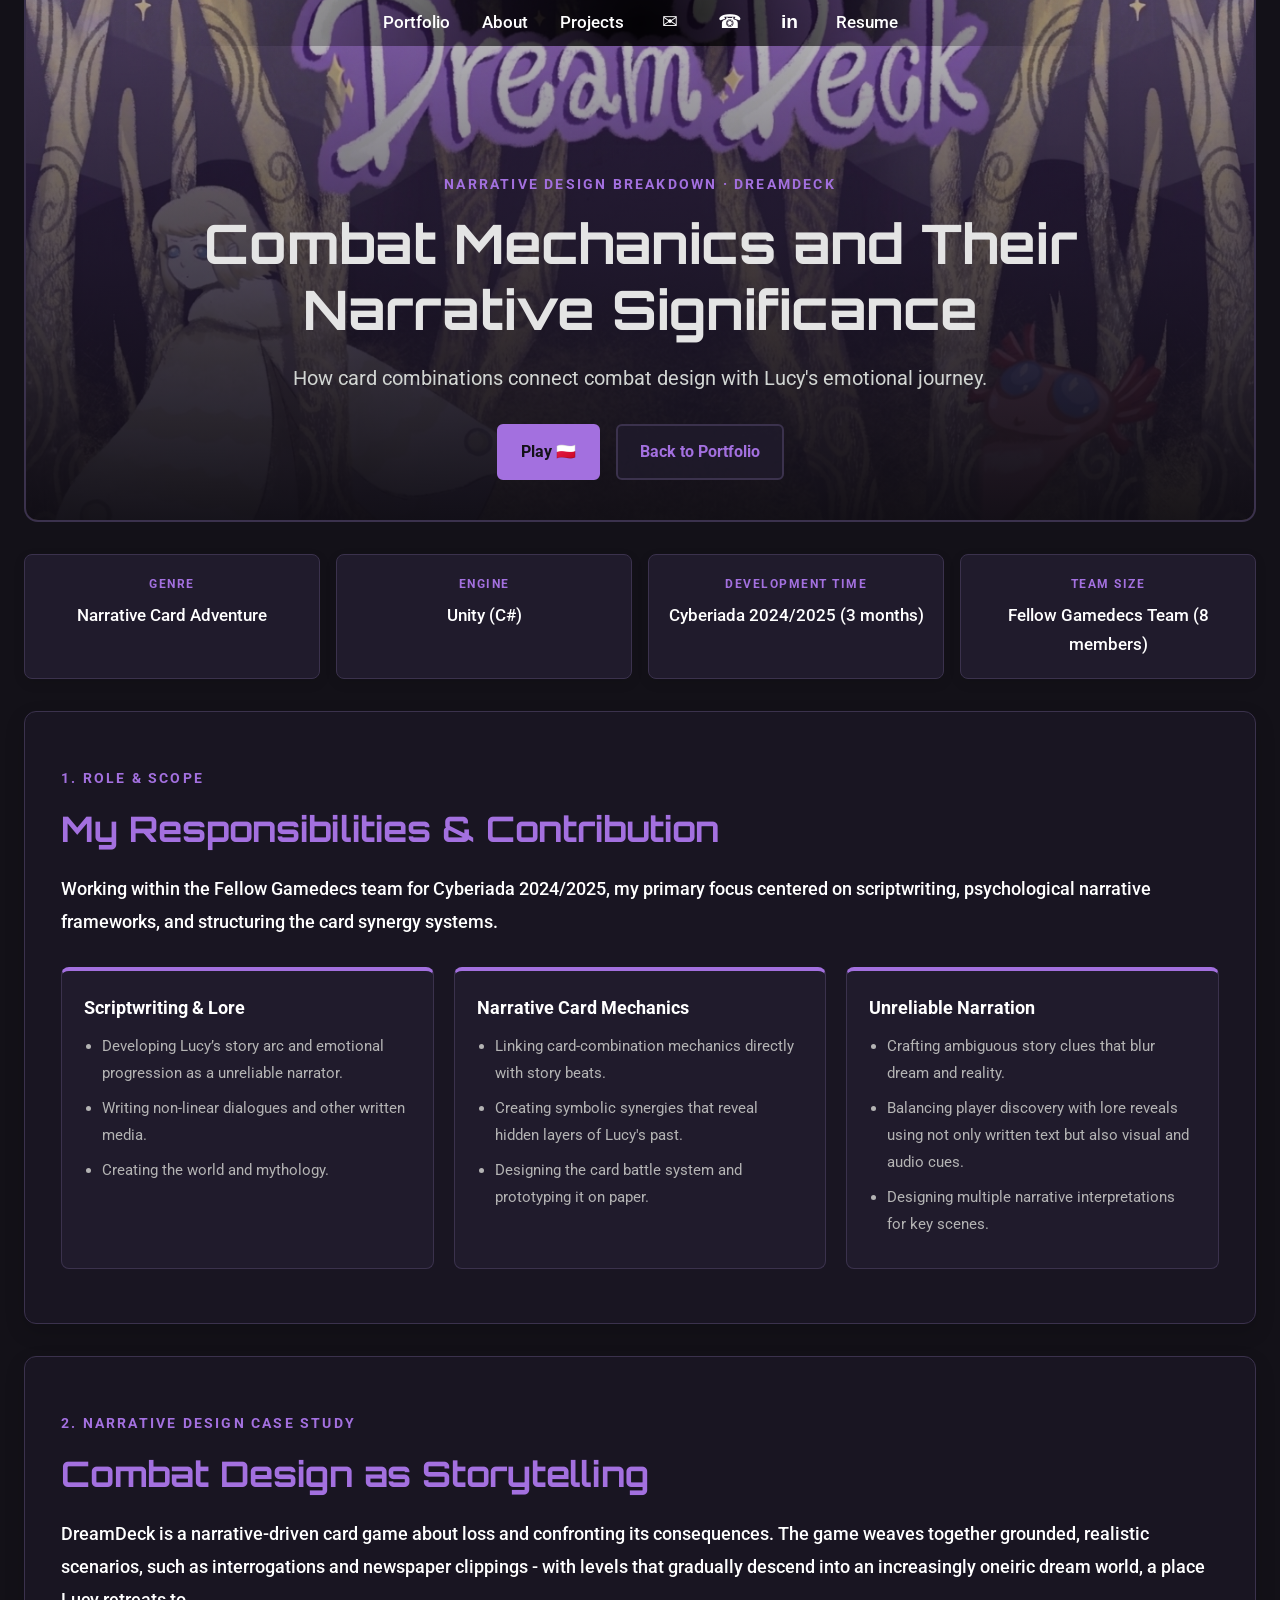
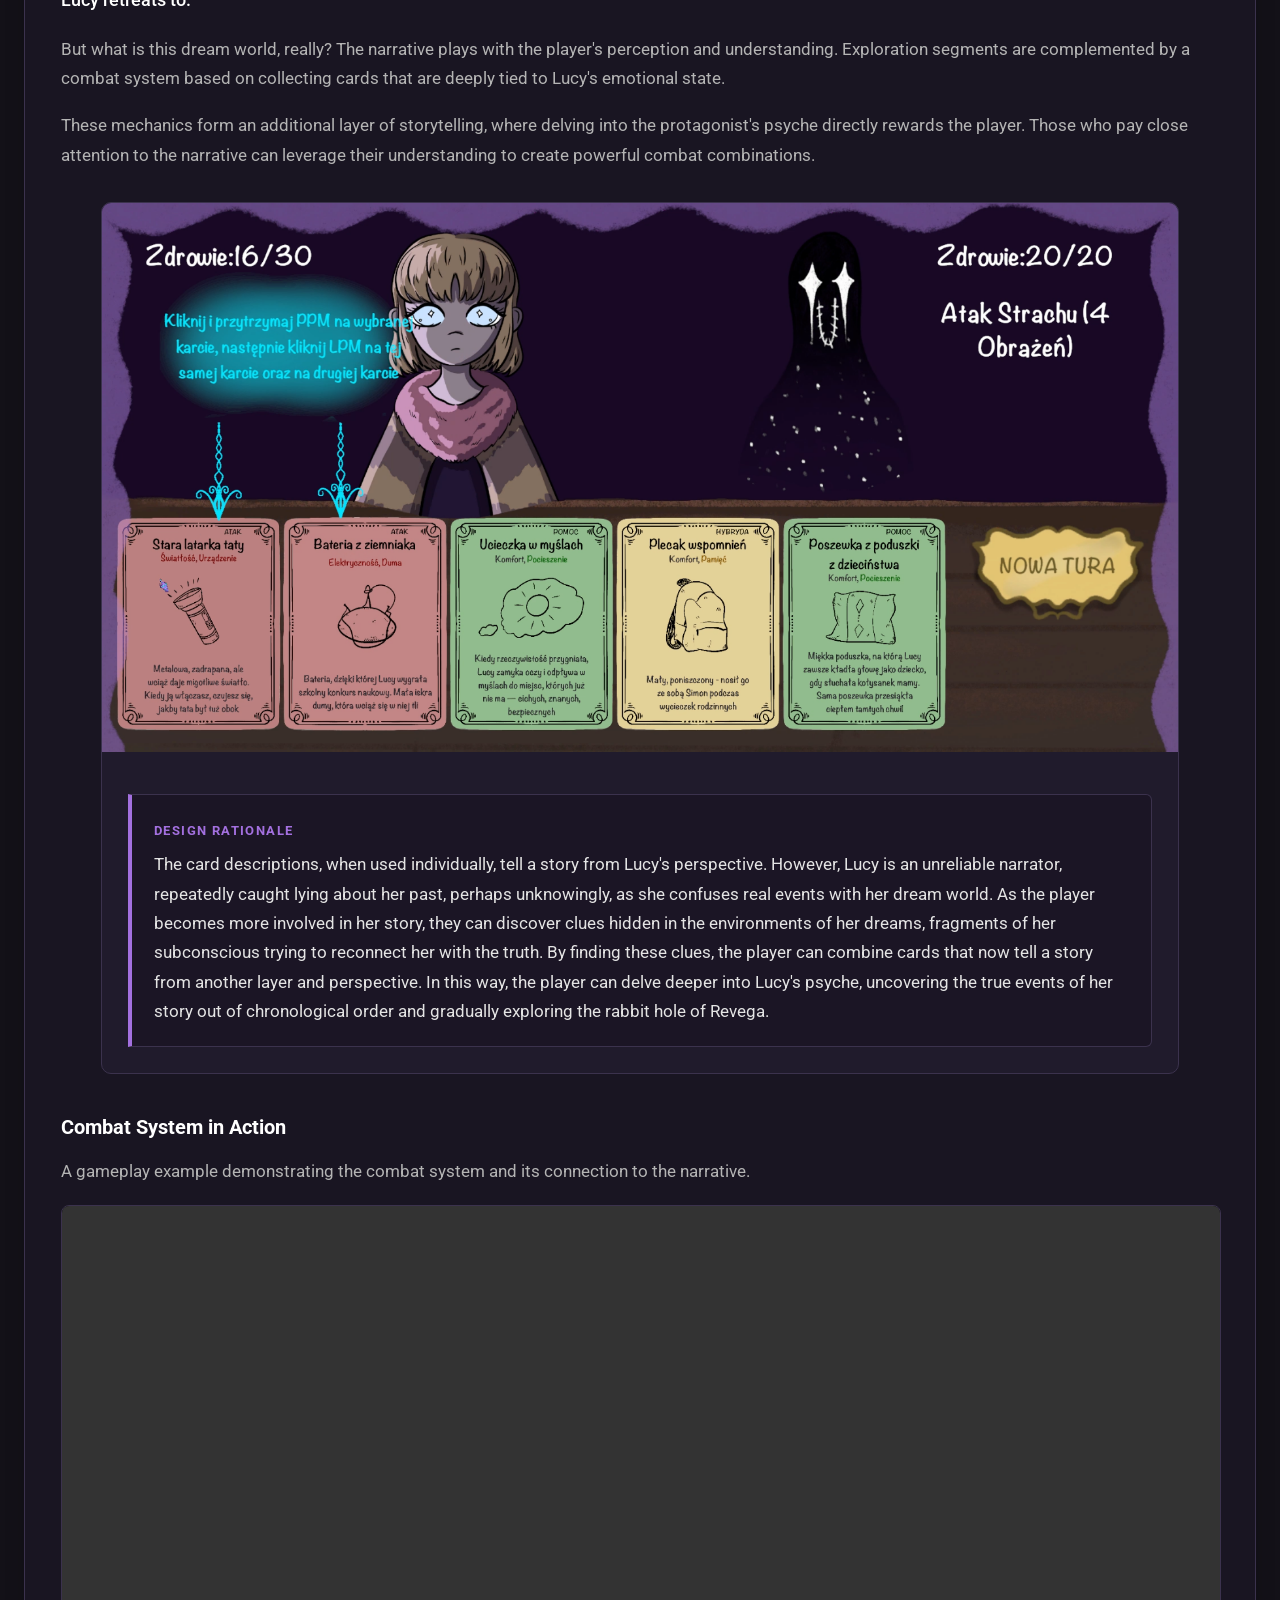
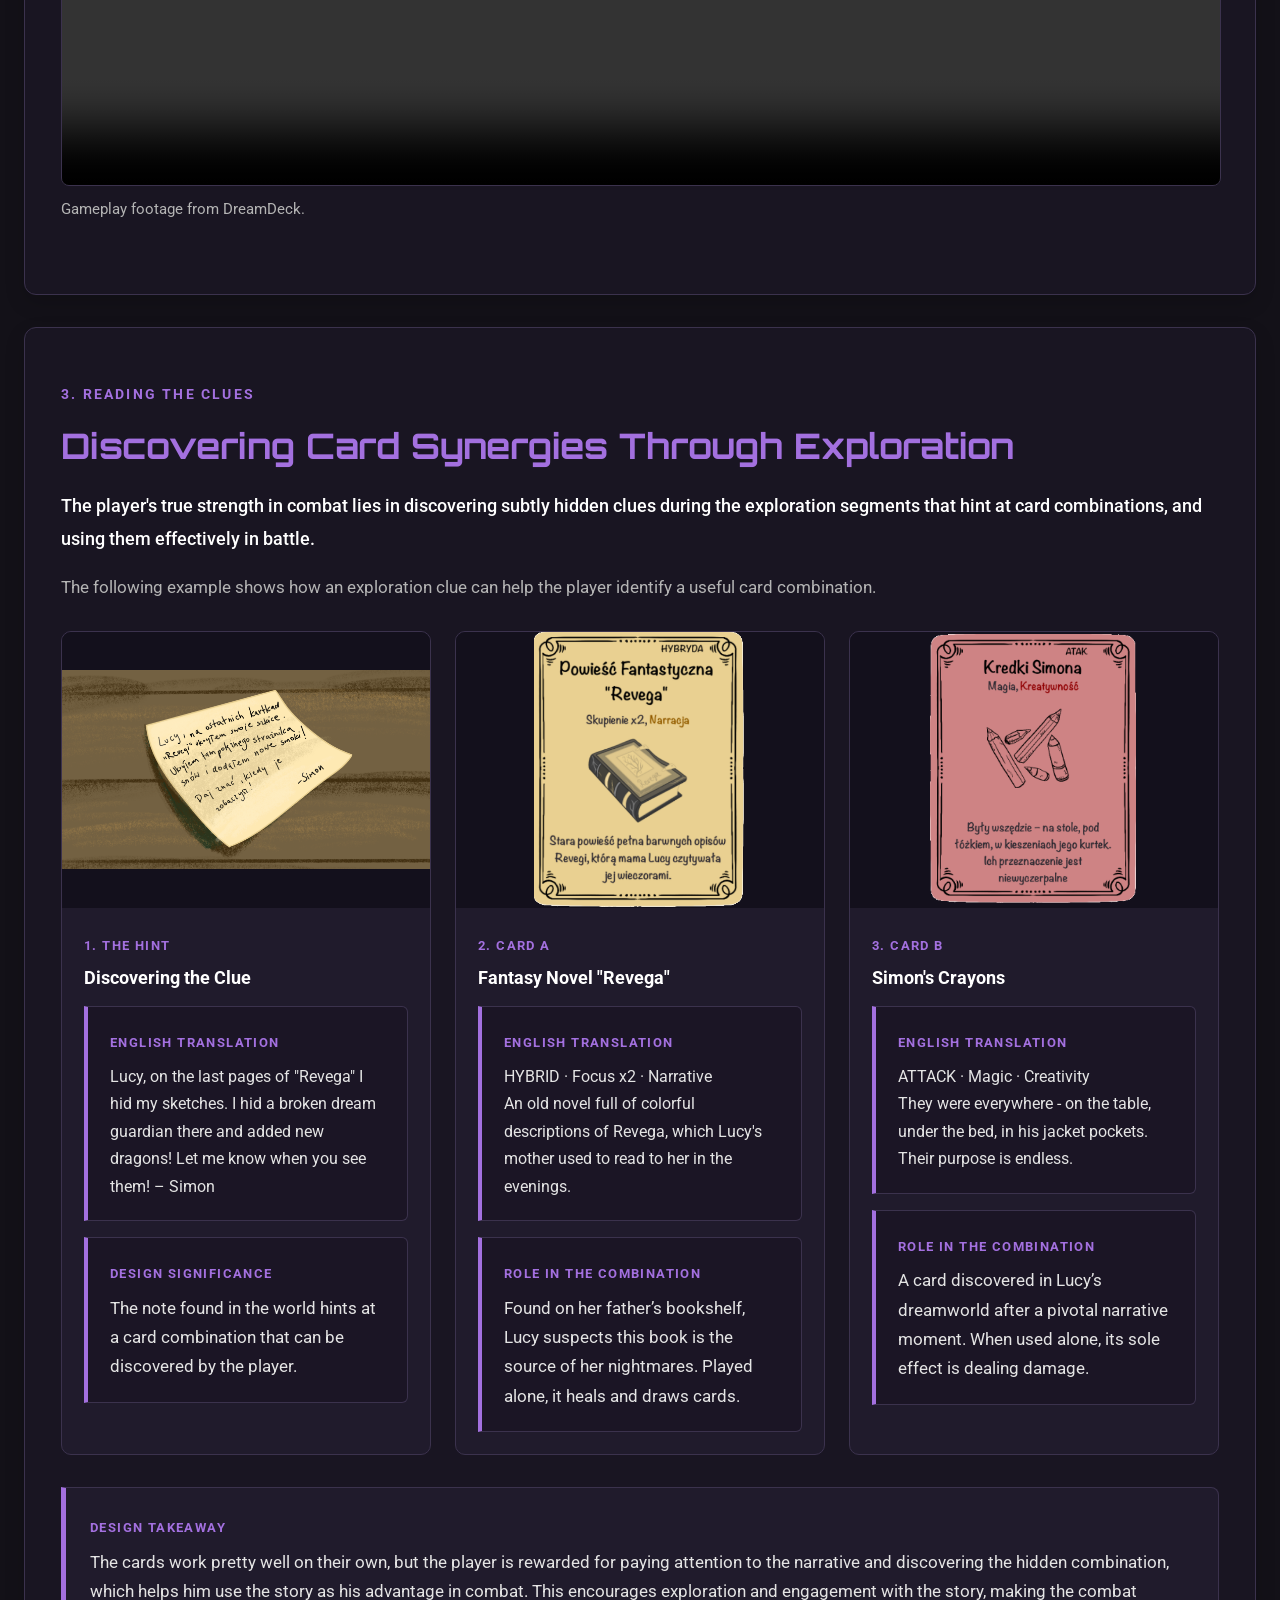
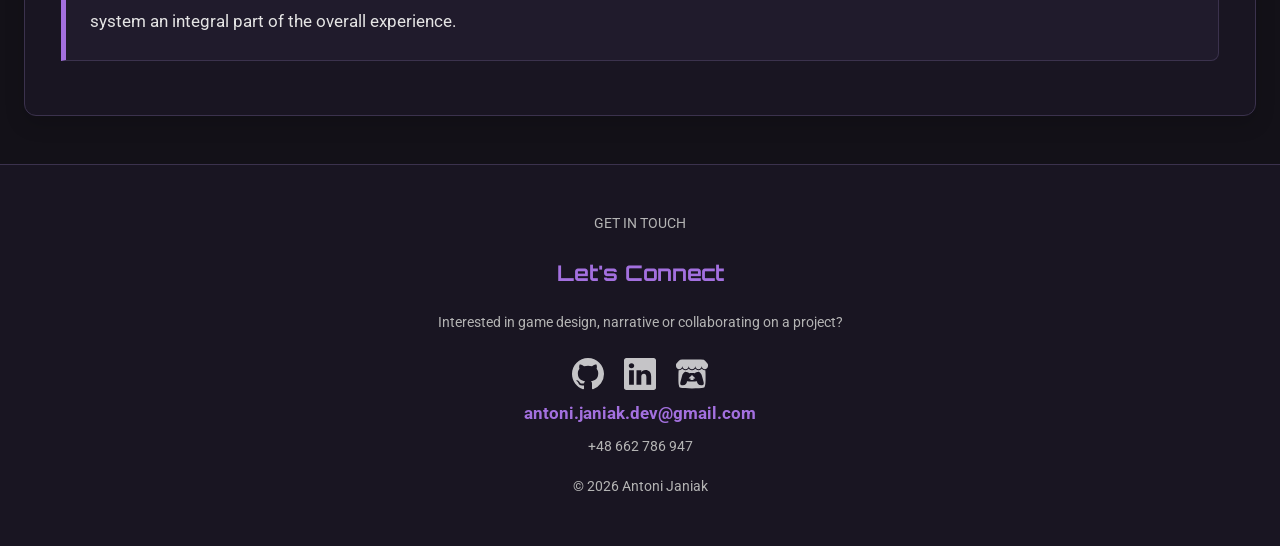
<file: projects/dreamdeck/index.html>
<!DOCTYPE html>
<html lang="en">
	<head>
		<meta charset="UTF-8">
			<meta name="viewport" content="width=device-width, initial-scale=1.0">
				<meta name="description" content="A narrative design breakdown of DreamDeck, exploring how combat mechanics, card synergies and narrative clues work together.">
					<meta name="theme-color" content="#111817">

						<title>DreamDeck - Narrative Design Breakdown | Antoni Janiak</title>

						<link rel="stylesheet" href="../../styles.css">
							<link rel="preconnect" href="https://fonts.googleapis.com">
								<link href="https://fonts.googleapis.com/css2?family=Orbitron:wght@600;700&family=Roboto:wght@400;500;700&display=swap" rel="stylesheet">

									<style>
										:root {
										--dd-bg: #131118;
										--dd-section: #191522;
										--dd-card: #201b2c;
										--dd-card-border: #3b324d;
										--dd-text: #e4e4e4;
										--dd-muted: #b4b4b4;
										--dd-accent: #a370df;
										--dd-accent-hover: #bc92ef;
										}

										body {
										background: var(--dd-bg);
										color: var(--dd-text);
										font-family: "Roboto", sans-serif;
										line-height: 1.75;
										margin: 0;
										font-size: 1.05rem;
										}

										/* HERO / COVER */

										.dd-page {
										width: min(100% - 48px, 1280px);
										margin: 0 auto;
										}

										.dd-hero {
										position: relative;
										min-height: 520px;
										display: flex;
										align-items: flex-end;
										justify-content: center;
										overflow: hidden;
										background: var(--dd-section);
										border-radius: 0 0 14px 14px;
										border: 2px solid var(--dd-card-border);
										border-top: none;
										}

										.dd-hero-image {
										position: absolute;
										inset: 0;
										width: 100%;
										height: 100%;
										object-fit: cover;
										object-position: center;
										}

										.dd-hero::after {
										content: "";
										position: absolute;
										inset: 0;
										background: linear-gradient(
										to top,
										rgba(13, 11, 18, 0.95) 0%,
										rgba(25, 21, 34, 0.70) 50%,
										rgba(25, 21, 34, 0.25) 100%
										);
										}

										.dd-hero-content {
										position: relative;
										z-index: 1;
										width: 100%;
										max-width: 1100px;
										box-sizing: border-box;
										margin: 0 auto;
										padding: 50px 48px 40px;
										text-align: center;
										}

										.dd-eyebrow {
										color: var(--dd-accent);
										font-size: 0.9rem;
										font-weight: 700;
										letter-spacing: 2.2px;
										text-transform: uppercase;
										margin-bottom: 14px;
										}

										.dd-hero h1 {
										font-family: "Orbitron", sans-serif;
										font-size: clamp(2.1rem, 4.8vw, 3.4rem);
										line-height: 1.2;
										max-width: 980px;
										margin: 0 auto 20px;
										color: var(--dd-text);
										}

										.dd-hero-subtitle {
										color: #d1d5d2;
										font-size: 1.22rem;
										max-width: 780px;
										margin: 0 auto;
										}

										.dd-hero-links {
										display: flex;
										justify-content: center;
										gap: 16px;
										flex-wrap: wrap;
										margin-top: 28px;
										}

										.dd-button {
										display: inline-flex;
										align-items: center;
										justify-content: center;
										padding: 12px 22px;
										border: 2px solid var(--dd-card-border);
										border-radius: 6px;
										color: var(--dd-accent);
										text-decoration: none;
										font-size: 1rem;
										font-weight: 700;
										background: rgba(32, 27, 44, 0.8);
										transition: all 0.2s ease;
										}

										.dd-button:hover {
										background: var(--dd-accent);
										border-color: var(--dd-accent);
										color: #131118;
										}

										.dd-button-primary {
										background: var(--dd-accent);
										border-color: var(--dd-accent);
										color: #131118;
										}

										.dd-button-primary:hover {
										background: var(--dd-accent-hover);
										border-color: var(--dd-accent-hover);
										color: #131118;
										}

										/* METADATA QUICK STATS BAR (POD BANEREM) */

										.dd-meta-bar {
										display: grid;
										grid-template-columns: repeat(4, minmax(0, 1fr));
										gap: 16px;
										margin-top: 32px;
										}

										.dd-meta-item {
										background: var(--dd-card);
										border: 1px solid var(--dd-card-border);
										border-radius: 8px;
										padding: 18px;
										text-align: center;
										box-shadow: 0 4px 12px rgba(0,0,0,0.1);
										}

										.dd-meta-label {
										display: block;
										font-size: 0.78rem;
										text-transform: uppercase;
										letter-spacing: 1.5px;
										color: var(--dd-accent);
										font-weight: 700;
										margin-bottom: 6px;
										}

										.dd-meta-value {
										font-size: 1.05rem;
										color: #ffffff;
										font-weight: 500;
										}

										/* CONTENT SECTIONS */

										.dd-section {
										padding: 54px 36px;
										margin-top: 32px;
										background: var(--dd-section);
										border-radius: 12px;
										border: 1px solid var(--dd-card-border);
										box-shadow: 0 8px 20px rgba(0, 0, 0, 0.15);
										scroll-margin-top: 85px;
										}

										.dd-section h2 {
										font-family: "Orbitron", sans-serif;
										font-size: clamp(1.6rem, 3.2vw, 2.2rem);
										line-height: 1.35;
										margin: 0 0 20px;
										color: var(--dd-accent);
										}

										.dd-section h3 {
										font-size: 1.25rem;
										margin: 0 0 12px;
										color: #ffffff;
										}

										.dd-section p {
										color: var(--dd-muted);
										margin: 0 0 18px;
										}

										.dd-lead {
										font-size: 1.15rem;
										line-height: 1.8;
										color: #ffffff !important;
										font-weight: 500;
										}

										.dd-label {
										display: inline-block;
										color: var(--dd-accent);
										font-size: 0.84rem;
										text-transform: uppercase;
										letter-spacing: 1.4px;
										font-weight: 700;
										margin-bottom: 8px;
										}

										/* ROLE BREAKDOWN CARDS */

										.dd-roles-grid {
										display: grid;
										grid-template-columns: repeat(3, minmax(0, 1fr));
										gap: 20px;
										margin-top: 28px;
										}

										.dd-role-card {
										background: var(--dd-card);
										border: 1px solid var(--dd-card-border);
										border-top: 4px solid var(--dd-accent);
										border-radius: 8px;
										padding: 22px;
										}

										.dd-role-card h3 {
										font-size: 1.1rem;
										margin-bottom: 10px;
										color: #ffffff;
										}

										.dd-role-card ul {
										margin: 0;
										padding-left: 18px;
										color: var(--dd-muted);
										}

										.dd-role-card li {
										margin-bottom: 8px;
										font-size: 0.96rem;
										}

										/* SCREENSHOTS AND TRANSLATIONS */

										.dd-media-card {
										background: var(--dd-card);
										border: 1px solid var(--dd-card-border);
										border-radius: 10px;
										overflow: hidden;
										margin-top: 28px;
										}

										.dd-media-card img {
										display: block;
										width: 100%;
										height: auto;
										}

										.dd-media-caption {
										padding: 26px;
										}

										.dd-media-caption p:last-child {
										margin-bottom: 0;
										}

										.dd-translation {
										background: rgba(26, 21, 36, 0.85);
										border: 1px solid var(--dd-card-border);
										border-left: 4px solid var(--dd-accent);
										padding: 20px 22px;
										margin-top: 16px;
										border-radius: 0 6px 6px 0;
										}

										.dd-translation p {
										color: var(--dd-text);
										margin: 0;
										}

										.dd-translation .dd-placeholder {
										color: var(--dd-text);
										font-style: normal;
										font-size: 1.05rem;
										line-height: 1.75;
										}

										/* GAMEPLAY VIDEO */

										.dd-video {
										margin-top: 36px;
										}

										.dd-video video {
										display: block;
										width: 100%;
										max-height: 660px;
										background: #0d0b12;
										border-radius: 8px;
										border: 1px solid var(--dd-card-border);
										}

										.dd-caption {
										font-size: 0.95rem;
										margin-top: 10px !important;
										color: var(--dd-muted);
										}

										/* CARD COMBINATION EXAMPLE */

										.dd-card-grid {
										display: grid;
										grid-template-columns: repeat(3, minmax(0, 1fr));
										gap: 24px;
										margin-top: 28px;
										}

										.dd-example-card {
										background: var(--dd-card);
										border: 1px solid var(--dd-card-border);
										border-radius: 10px;
										overflow: hidden;
										min-width: 0;
										}

										.dd-example-card img {
										display: block;
										width: 100%;
										aspect-ratio: 4 / 3;
										object-fit: contain;
										background: #13101c;
										}

										.dd-example-card-content {
										padding: 22px;
										}

										.dd-example-card h3 {
										font-size: 1.12rem;
										line-height: 1.4;
										color: #ffffff;
										}

										.dd-example-card p {
										font-size: 0.98rem;
										}

										.dd-example-card p:last-child {
										margin-bottom: 0;
										}

										.dd-example-card strong {
										color: var(--dd-text);
										}

										.dd-takeaway {
										margin-top: 32px;
										padding: 24px;
										background: var(--dd-card);
										border: 1px solid var(--dd-card-border);
										border-left: 5px solid var(--dd-accent);
										border-radius: 0 8px 8px 0;
										}

										.dd-takeaway p {
										margin: 0;
										color: var(--dd-text);
										font-size: 1.05rem;
										line-height: 1.75;
										}

										/* NAVIGATION AND FOOTER */

										.navbar {
										background: rgba(25, 21, 34, 0.9);
										border-color: var(--dd-card-border);
										}

										.navbar a {
										color: #ffffff;
										}

										.footer {
										background: var(--dd-section);
										color: #ffffff;
										margin-top: 48px;
										border-top: 1px solid var(--dd-card-border);
										}

										.footer h2 {
										color: var(--dd-accent);
										}

										.footer p, .footer a {
										color: var(--dd-muted);
										}

										.footer .contact-details .contact-email {
										color: var(--dd-accent);
										font-size: 1.05rem;
										font-weight: 700;
										}

										.footer .contact-details a:hover {
										color: var(--dd-accent-hover);
										text-decoration: underline;
										}

										/* RESPONSIVE */

										@media (max-width: 900px) {
										.dd-meta-bar {
										grid-template-columns: repeat(2, minmax(0, 1fr));
										}
										.dd-roles-grid {
										grid-template-columns: 1fr;
										}
										.dd-card-grid {
										grid-template-columns: 1fr;
										}

										.dd-example-card {
										display: grid;
										grid-template-columns: minmax(120px, 0.8fr) minmax(0, 1.2fr);
										}

										.dd-example-card img {
										height: 100%;
										min-height: 200px;
										aspect-ratio: auto;
										}

										.dd-example-card-content {
										padding: 16px;
										}
										}

										@media (max-width: 700px) {
										.dd-page {
										width: min(100% - 24px, 1280px);
										}

										.dd-hero {
										min-height: 440px;
										}

										.dd-hero-content {
										padding: 36px 18px 30px;
										}

										.dd-section {
										padding: 32px 20px;
										}

										.dd-meta-bar {
										grid-template-columns: 1fr;
										}

										.dd-example-card {
										display: block;
										}

										.dd-example-card img {
										height: auto;
										aspect-ratio: 4 / 3;
										}
										}
									</style>
								</head>

	<body>

		<!-- MAIN PORTFOLIO NAVIGATION -->
		<nav class="navbar floating" aria-label="Main navigation">
			<ul>
				<li>
					<a href="../../index.html">Portfolio</a>
				</li>
				<li>
					<a href="../../index.html#about">About</a>
				</li>
				<li>
					<a href="../../index.html#projects">Projects</a>
				</li>
				<li>
					<a class="nav-contact-icon" href="mailto:antoni.janiak.dev@gmail.com" aria-label="Email Antoni" title="Email">
						<span aria-hidden="true">✉</span>
					</a>
				</li>
				<li>
					<a class="nav-contact-icon" href="tel:+48662786947" aria-label="Call Antoni" title="Phone">
						<span aria-hidden="true">☎</span>
					</a>
				</li>
				<li>
					<a class="nav-contact-icon linkedin-icon" href="https://www.linkedin.com/in/antoni-janiak-352a87364/" target="_blank" rel="noopener noreferrer" aria-label="LinkedIn profile" title="LinkedIn">
						<span aria-hidden="true">in</span>
					</a>
				</li>
				<li>
					<a href="../../files/CV_en.pdf" target="_blank" rel="noopener noreferrer">
						Resume
					</a>
				</li>
			</ul>
		</nav>


		<main class="dd-page">

			<!-- TITLE / COVER -->
			<section class="dd-hero">
				<img class="dd-hero-image" src="images/dreamdeck-banner.png" alt="DreamDeck game artwork">

					<div class="dd-hero-content">
						<div class="dd-eyebrow">
							Narrative Design Breakdown · DreamDeck
						</div>

						<h1>Combat Mechanics and Their Narrative Significance</h1>

						<p class="dd-hero-subtitle">
							How card combinations connect combat design
							with Lucy's emotional journey.
						</p>

						<div class="dd-hero-links">
							<a class="dd-button dd-button-primary" href="https://fellow-gamedecs.itch.io/dreamdeck" target="_blank" rel="noopener noreferrer">
								Play 🇵🇱
							</a>

							<a class="dd-button" href="../../index.html">
								Back to Portfolio
							</a>
						</div>
					</div>
				</section>


			<!-- METADATA QUICK STATS BAR (POD BANEREM) -->
			<div class="dd-meta-bar">
				<div class="dd-meta-item">
					<span class="dd-meta-label">Genre</span>
					<span class="dd-meta-value">Narrative Card Adventure</span>
				</div>
				<div class="dd-meta-item">
					<span class="dd-meta-label">Engine</span>
					<span class="dd-meta-value">Unity (C#)</span>
				</div>
				<div class="dd-meta-item">
					<span class="dd-meta-label">Development Time</span>
					<span class="dd-meta-value">Cyberiada 2024/2025 (3 months)</span>
				</div>
				<div class="dd-meta-item">
					<span class="dd-meta-label">Team Size</span>
					<span class="dd-meta-value">Fellow Gamedecs Team (8 members)</span>
				</div>
			</div>


			<!-- 01: SCOPE & RESPONSIBILITIES -->
			<section class="dd-section">
				<div class="dd-eyebrow">1. Role & Scope</div>

				<h2>My Responsibilities & Contribution</h2>

				<p class="dd-lead">
					Working within the Fellow Gamedecs team for Cyberiada 2024/2025, my primary focus centered on scriptwriting, psychological narrative frameworks, and structuring the card synergy systems.
				</p>

				<!-- KAFELKI ODPOWIEDZIALNOŚCI -->
				<div class="dd-roles-grid">
					<div class="dd-role-card">
						<h3>Scriptwriting & Lore</h3>
						<ul>
							<li>Developing Lucy’s story arc and emotional progression as a unreliable narrator.</li>
							<li>Writing non-linear dialogues and other written media.</li>
							<li>Creating the world and mythology.</li>
						</ul>
					</div>

					<div class="dd-role-card">
						<h3>Narrative Card Mechanics</h3>
						<ul>
							<li>Linking card-combination mechanics directly with story beats.</li>
							<li>Creating symbolic synergies that reveal hidden layers of Lucy's past.</li>
							<li>Designing the card battle system and prototyping it on paper.</li>
						</ul>
					</div>

					<div class="dd-role-card">
						<h3>Unreliable Narration</h3>
						<ul>
							<li>Crafting ambiguous story clues that blur dream and reality.</li>
							<li>Balancing player discovery with lore reveals using not only written text but also visual and audio cues.</li>
							<li>Designing multiple narrative interpretations for key scenes.</li>
						</ul>
					</div>
				</div>
			</section>


			<!-- 02: COMBAT DESIGN AS STORYTELLING -->
			<section class="dd-section">
				<div class="dd-eyebrow">2. Narrative Design Case Study</div>

				<h2>Combat Design as Storytelling</h2>

				<p class="dd-lead">
					DreamDeck is a narrative-driven card game about loss and
					confronting its consequences. The game weaves together
					grounded, realistic scenarios, such as interrogations and
					newspaper clippings - with levels that gradually descend into
					an increasingly oneiric dream world, a place Lucy retreats to.
				</p>

				<p>
					But what is this dream world, really? The narrative plays
					with the player's perception and understanding. Exploration
					segments are complemented by a combat system based on
					collecting cards that are deeply tied to Lucy's emotional
					state.
				</p>

				<p>
					These mechanics form an additional layer of storytelling,
					where delving into the protagonist's psyche directly rewards
					the player. Those who pay close attention to the narrative
					can leverage their understanding to create powerful combat
					combinations.
				</p>

				<!-- IN-GAME EXAMPLE FIGURE -->
				<figure class="dd-media-card" style="margin-top: 32px;">
					<img src="images/combat-example.png" alt="DreamDeck combat system and card descriptions" loading="lazy">

						<div class="dd-media-caption">
							<div class="dd-translation">
								<span class="dd-label">Design Rationale</span>

								<p class="dd-placeholder">
									The card descriptions, when used individually, tell a story from Lucy's perspective. However, Lucy is an unreliable narrator, repeatedly caught lying about her past, perhaps unknowingly, as she confuses real events with her dream world. As the player becomes more involved in her story, they can discover clues hidden in the environments of her dreams, fragments of her subconscious trying to reconnect her with the truth. By finding these clues, the player can combine cards that now tell a story from another layer and perspective. In this way, the player can delve deeper into Lucy's psyche, uncovering the true events of her story out of chronological order and gradually exploring the rabbit hole of Revega.
								</p>
							</div>
						</div>
					</figure>


				<!-- GAMEPLAY VIDEO -->
				<div class="dd-video">
					<h3>Combat System in Action</h3>

					<p>
						A gameplay example demonstrating the combat system
						and its connection to the narrative.
					</p>

					<video controls="" preload="metadata">
						<source src="media/dreamdeck-combat.mp4" type="video/mp4">
						Your browser does not support embedded videos.
					</video>

					<p class="dd-caption">
						Gameplay footage from DreamDeck.
					</p>
				</div>
			</section>


			<!-- 03: CARD COMBINATION EXAMPLE -->
			<section class="dd-section">
				<div class="dd-eyebrow">3. Reading the Clues</div>

				<h2>Discovering Card Synergies Through Exploration</h2>

				<p class="dd-lead">
					The player's true strength in combat lies in discovering
					subtly hidden clues during the exploration segments that
					hint at card combinations, and using them effectively
					in battle.
				</p>

				<p>
					The following example shows how an exploration clue
					can help the player identify a useful card combination.
				</p>

				<div class="dd-card-grid">

					<!-- IMAGE 1: THE HINT -->
					<article class="dd-example-card">
						<img src="images/combination-hint.png" alt="An in-game hint about a card combination" loading="lazy">

							<div class="dd-example-card-content">
								<span class="dd-label">1. The Hint</span>

								<h3>Discovering the Clue</h3>

								<div class="dd-translation">
									<span class="dd-label">English Translation</span>

									<p class="opis">
										Lucy, on the last pages of "Revega" I hid my sketches.
										I hid a broken dream guardian there and added new dragons!

										Let me know when you see them!

										– Simon
									</p>
								</div>

								<div class="dd-translation">
									<span class="dd-label">Design Significance</span>

									<p class="dd-placeholder">
										The note found in the world hints at a card combination that can be discovered by the player.
									</p>
								</div>
							</div>
						</article>


					<!-- IMAGE 2: FIRST CARD -->
					<article class="dd-example-card">
						<img src="images/card-1.png" alt="First card used in the example combination" loading="lazy">

							<div class="dd-example-card-content">
								<span class="dd-label">2. Card A</span>

								<h3>Fantasy Novel "Revega"</h3>

								<div class="dd-translation">
									<span class="dd-label">English Translation</span>

									<p class="card-tags">HYBRID · Focus x2 · Narrative</p>

									<p class="card-description">
										An old novel full of colorful descriptions of Revega, which Lucy's
										mother used to read to her in the evenings.
									</p>
								</div>

								<div class="dd-translation">
									<span class="dd-label">Role in the Combination</span>

									<p class="dd-placeholder">
										Found on her father’s bookshelf, Lucy suspects this book is the source of her nightmares. Played alone, it heals and draws cards.
									</p>
								</div>
							</div>
						</article>


					<!-- IMAGE 3: SECOND CARD -->
					<article class="dd-example-card">
						<img src="images/card-2.png" alt="Second card used in the example combination" loading="lazy">

							<div class="dd-example-card-content">
								<span class="dd-label">3. Card B</span>

								<h3>Simon's Crayons</h3>

								<div class="dd-translation">
									<span class="dd-label">English Translation</span>

									<p class="card-tags">ATTACK · Magic · Creativity</p>

									<p class="card-description">
										They were everywhere - on the table, under the bed, in his jacket pockets.
										Their purpose is endless.
									</p>
								</div>

								<div class="dd-translation">
									<span class="dd-label">Role in the Combination</span>

									<p class="dd-placeholder">
										A card discovered in Lucy’s dreamworld after a pivotal narrative moment. When used alone, its sole effect is dealing damage.
									</p>
								</div>
							</div>
						</article>

				</div>

				<div class="dd-takeaway">
					<span class="dd-label">Design Takeaway</span>

					<p class="dd-placeholder">
						The cards work pretty well on their own, but the player is rewarded for paying attention to the narrative and discovering the hidden combination, which helps him use the story as his advantage in combat. This encourages exploration and engagement with the story, making the combat system an integral part of the overall experience.
					</p>
				</div>
			</section>

		</main>


		<!-- CONTACT FOOTER -->
		<footer class="footer">
			<section id="contact">
				<p class="section-kicker">GET IN TOUCH</p>
				<h2>Let's Connect</h2>

				<p>
					Interested in game design, narrative or collaborating on a project?
				</p>

				<div class="container social-icons">
					<a href="https://github.com/antonver12/" target="_blank" rel="noopener noreferrer" aria-label="GitHub">
						<img src="../../icons/github.svg" alt="GitHub">
					</a>

					<a href="https://www.linkedin.com/in/antoni-janiak-352a87364/" target="_blank" rel="noopener noreferrer" aria-label="LinkedIn">
						<img src="../../icons/linkedin.svg" alt="LinkedIn">
					</a>

					<a href="https://antonver.itch.io/" target="_blank" rel="noopener noreferrer" aria-label="itch.io">
						<img src="../../icons/itchio.svg" alt="itch.io">
					</a>
				</div>

				<div class="contact-details">
					<p>
						<strong>
							<a class="contact-email" href="mailto:antoni.janiak.dev@gmail.com">
								antoni.janiak.dev@gmail.com
							</a>
						</strong>
					</p>

					<p>
						<a class="contact-phone" href="tel:+48662786947">
							+48 662 786 947
						</a>
					</p>
				</div>

				<p class="copyright">&copy; 2026 Antoni Janiak</p>
			</section>
		</footer>

	</body>
</html>
</file>
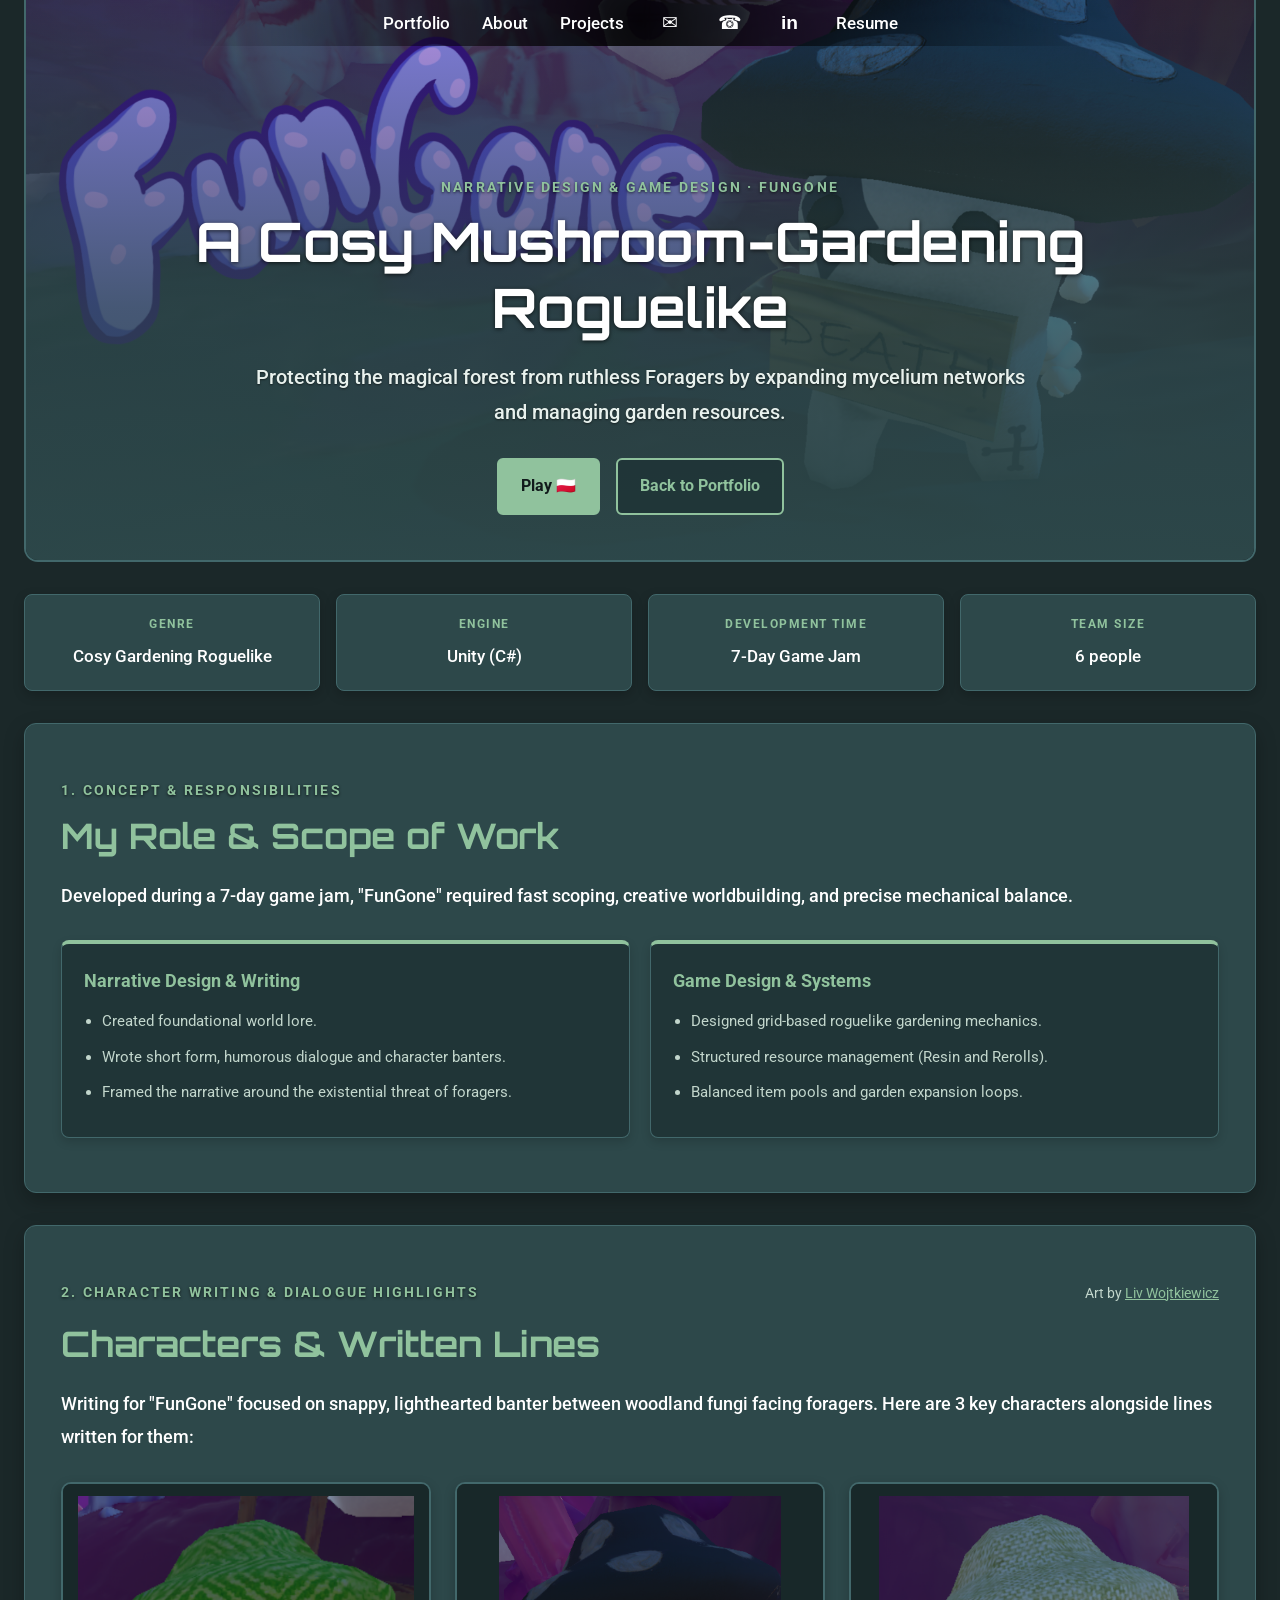
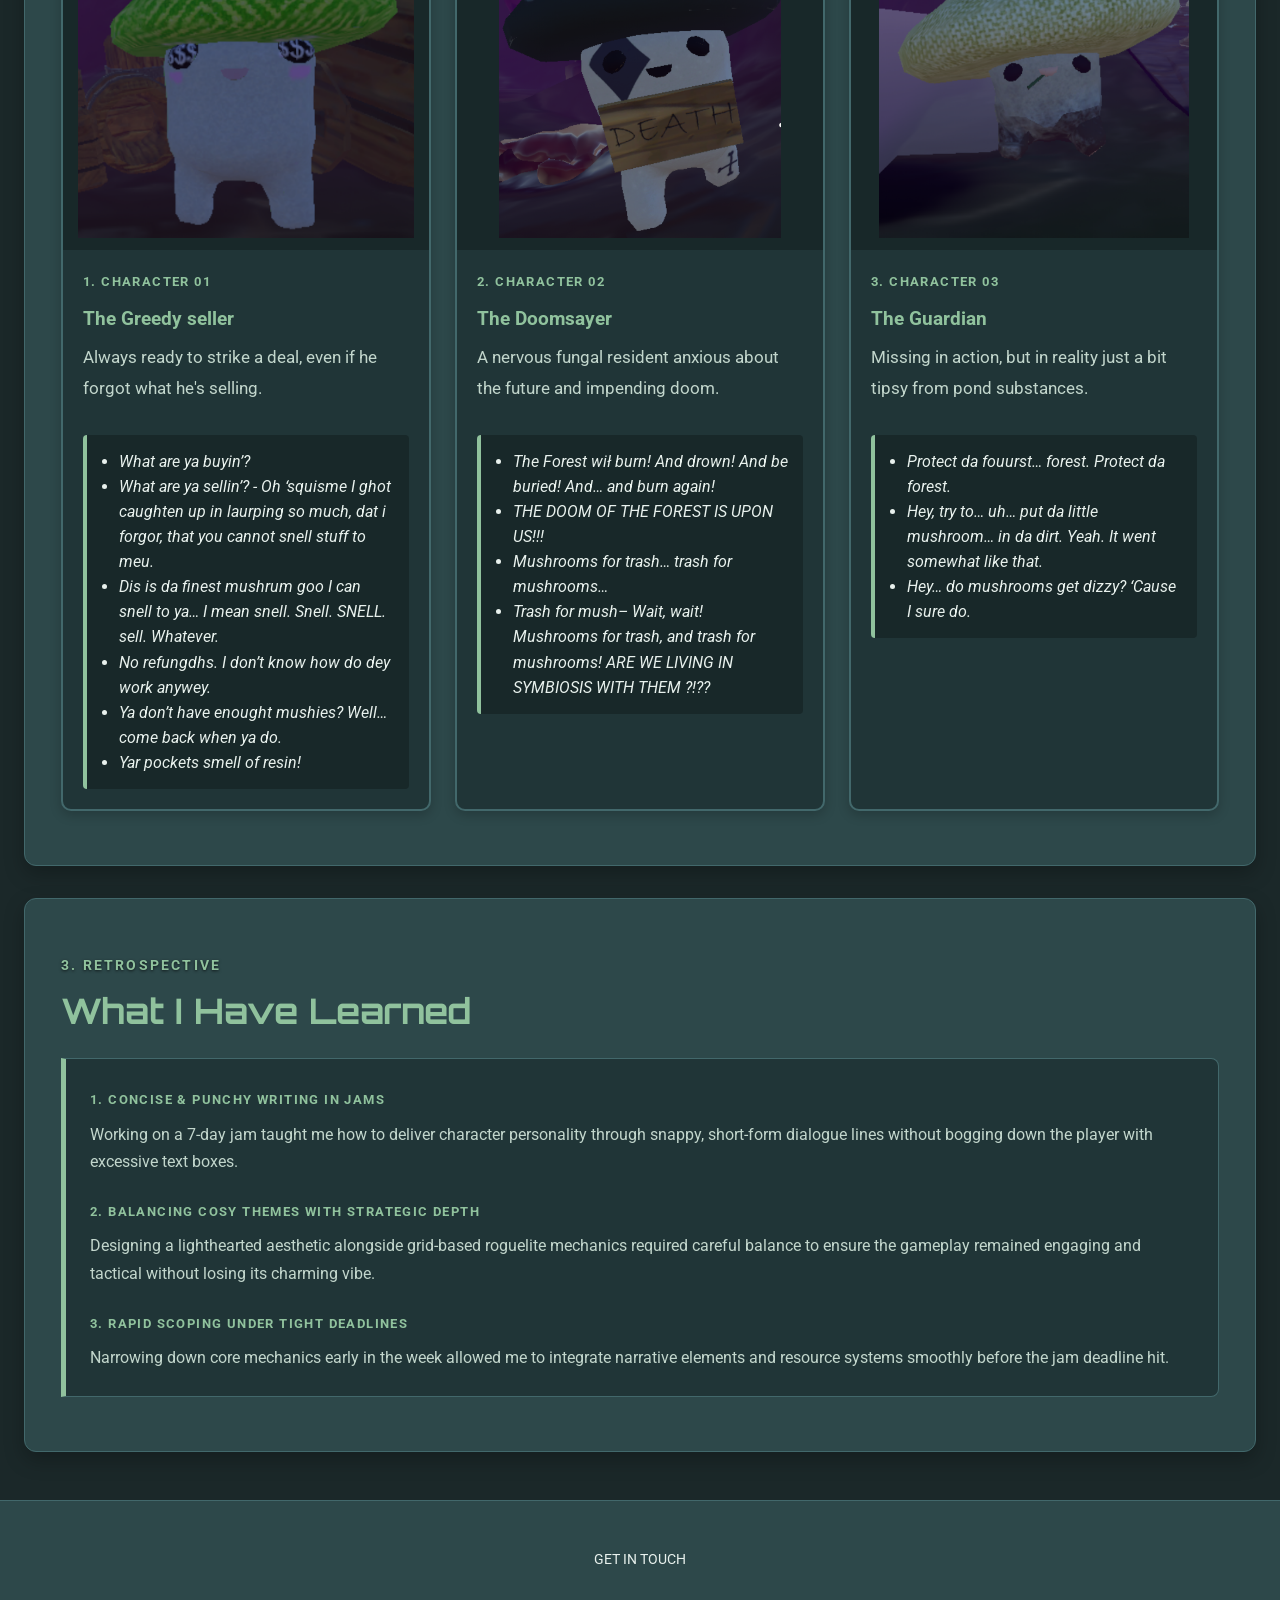
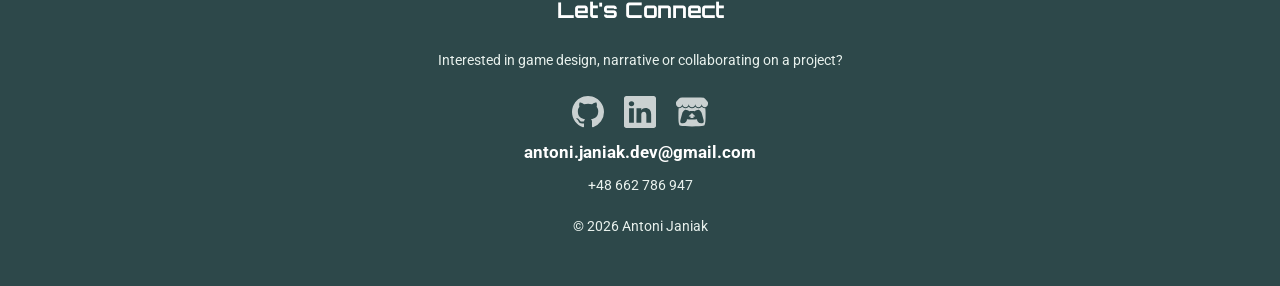
<file: projects/fungone/index.html>
<!DOCTYPE html>
<html lang="en">
	<head>
		<meta charset="UTF-8">
			<meta name="viewport" content="width=device-width, initial-scale=1.0">
				<meta name="description" content="Narrative and Game Design breakdown for FunGone - a cosy mushroom-gardening roguelike created during a 7-day game jam.">
					<meta name="theme-color" content="#1b2829">

						<title>FunGone Narrative & Game Design Breakdown | Antoni Janiak</title>

						<link rel="stylesheet" href="../../styles.css">
							<link rel="preconnect" href="https://fonts.googleapis.com">
								<link href="https://fonts.googleapis.com/css2?family=Orbitron:wght@600;700&family=Roboto:wght@400;500;700&display=swap" rel="stylesheet">

									<style>
										:root {
										--fg-bg: #1b2829;
										--fg-section: #2d484a;
										--fg-card: #203537;
										--fg-card-border: #42686b;
										--fg-text: #e8f1ed;
										--fg-text-muted: #c2d6cc;
										--fg-accent: #90c29d;
										--fg-accent-hover: #a8d4b3;
										--fg-highlight: #42686b;
										}

										body {
										background: var(--fg-bg);
										color: var(--fg-text);
										font-family: "Roboto", sans-serif;
										line-height: 1.8;
										margin: 0;
										font-size: 1.05rem;
										}

										/* HERO / COVER */

										.fg-page {
										width: min(100% - 48px, 1280px);
										margin: 0 auto;
										}

										.fg-hero {
										position: relative;
										min-height: 560px;
										display: flex;
										align-items: flex-end;
										justify-content: center;
										overflow: hidden;
										background: var(--fg-section);
										border-radius: 0 0 14px 14px;
										border: 2px solid var(--fg-card-border);
										border-top: none;
										}

										.fg-hero-image {
										position: absolute;
										inset: 0;
										width: 100%;
										height: 100%;
										object-fit: cover;
										object-position: center;
										}

										.fg-hero::after {
										content: "";
										position: absolute;
										inset: 0;
										background: linear-gradient(
										to top,
										rgba(45, 72, 74, 0.96) 0%,
										rgba(45, 72, 74, 0.75) 45%,
										rgba(45, 72, 74, 0.15) 100%
										);
										}

										.fg-hero-content {
										position: relative;
										z-index: 1;
										width: 100%;
										max-width: 1100px;
										box-sizing: border-box;
										margin: 0 auto;
										padding: 70px 48px 45px;
										text-align: center;
										}

										.fg-eyebrow {
										color: var(--fg-accent);
										font-size: 0.9rem;
										font-weight: 700;
										letter-spacing: 2.2px;
										text-transform: uppercase;
										margin-bottom: 8px;
										text-shadow: 0 1px 3px rgba(0,0,0,0.7);
										}

										.fg-hero h1 {
										font-family: "Orbitron", sans-serif;
										font-size: clamp(2.1rem, 4.8vw, 3.4rem);
										line-height: 1.2;
										max-width: 980px;
										margin: 0 auto 20px;
										color: #ffffff;
										text-shadow: 0 1px 4px rgba(0,0,0,0.7);
										}

										.fg-hero-subtitle {
										color: #e8f1ed;
										font-size: 1.22rem;
										max-width: 780px;
										margin: 0 auto;
										font-weight: 500;
										text-shadow: 0 1px 2px rgba(0,0,0,0.5);
										}

										.fg-hero-links {
										display: flex;
										justify-content: center;
										gap: 16px;
										flex-wrap: wrap;
										margin-top: 28px;
										}

										.fg-button {
										display: inline-flex;
										align-items: center;
										justify-content: center;
										padding: 12px 22px;
										border: 2px solid var(--fg-accent);
										border-radius: 6px;
										color: var(--fg-accent);
										text-decoration: none;
										font-size: 1rem;
										font-weight: 700;
										background: rgba(32, 53, 55, 0.9);
										transition: all 0.2s ease;
										}

										.fg-button:hover {
										background: var(--fg-accent);
										color: #111a1b;
										}

										.fg-button-primary {
										background: var(--fg-accent);
										border-color: var(--fg-accent);
										color: #111a1b;
										}

										.fg-button-primary:hover {
										background: var(--fg-accent-hover);
										border-color: var(--fg-accent-hover);
										color: #111a1b;
										}

										/* METADATA QUICK STATS BAR */

										.fg-meta-bar {
										display: grid;
										grid-template-columns: repeat(4, minmax(0, 1fr));
										gap: 16px;
										margin-top: 32px;
										}

										.fg-meta-item {
										background: var(--fg-section);
										border: 1px solid var(--fg-card-border);
										border-radius: 8px;
										padding: 18px;
										text-align: center;
										box-shadow: 0 4px 12px rgba(0,0,0,0.2);
										}

										.fg-meta-label {
										display: block;
										font-size: 0.78rem;
										text-transform: uppercase;
										letter-spacing: 1.5px;
										color: var(--fg-accent);
										font-weight: 700;
										margin-bottom: 6px;
										}

										.fg-meta-value {
										font-size: 1.05rem;
										color: #ffffff;
										font-weight: 500;
										}

										/* CONTENT SECTIONS */

										.fg-section {
										padding: 54px 36px;
										margin-top: 32px;
										background: var(--fg-section);
										color: var(--fg-text);
										border-radius: 12px;
										border: 1px solid var(--fg-card-border);
										box-shadow: 0 8px 20px rgba(0, 0, 0, 0.25);
										}

										.fg-section h2 {
										font-family: "Orbitron", sans-serif;
										font-size: clamp(1.6rem, 3.2vw, 2.2rem);
										line-height: 1.35;
										margin: 0 0 20px;
										color: var(--fg-accent);
										}

										.fg-section h3 {
										font-size: 1.25rem;
										margin: 0 0 12px;
										color: #ffffff;
										}

										.fg-section p {
										color: var(--fg-text-muted);
										margin: 0 0 18px;
										}

										.fg-lead {
										font-size: 1.15rem;
										line-height: 1.8;
										color: #ffffff !important;
										font-weight: 500;
										}

										.fg-label {
										display: inline-block;
										color: var(--fg-accent);
										font-size: 0.84rem;
										text-transform: uppercase;
										letter-spacing: 1.4px;
										font-weight: 700;
										margin-bottom: 8px;
										}

										/* ROLE BREAKDOWN CARDS */

										.fg-roles-grid {
										display: grid;
										grid-template-columns: repeat(2, minmax(0, 1fr));
										gap: 20px;
										margin-top: 28px;
										}

										.fg-role-card {
										background: var(--fg-card);
										border: 1px solid var(--fg-card-border);
										border-top: 4px solid var(--fg-accent);
										border-radius: 8px;
										padding: 22px;
										box-shadow: 0 4px 10px rgba(0,0,0,0.15);
										}

										.fg-role-card h3 {
										font-size: 1.1rem;
										margin-bottom: 10px;
										color: var(--fg-accent);
										}

										.fg-role-card ul {
										margin: 0;
										padding-left: 18px;
										color: var(--fg-text-muted);
										}

										.fg-role-card li {
										margin-bottom: 8px;
										font-size: 0.96rem;
										}

										/* 3 CHARACTER & DIALOGUE CARDS GRID */

										.fg-character-grid {
										display: grid;
										grid-template-columns: repeat(3, minmax(0, 1fr));
										gap: 24px;
										margin-top: 28px;
										}

										.fg-char-card {
										background: var(--fg-card);
										border: 2px solid var(--fg-card-border);
										border-radius: 10px;
										overflow: hidden;
										display: flex;
										flex-direction: column;
										box-shadow: 0 4px 12px rgba(0,0,0,0.2);
										}

										.fg-char-card img {
										display: block;
										width: 100%;
										aspect-ratio: 1 / 1;
										object-fit: contain;
										background: #182829;
										padding: 12px;
										box-sizing: border-box;
										}

										.fg-char-card-content {
										padding: 20px;
										display: flex;
										flex-direction: column;
										flex-grow: 1;
										}

										.fg-char-card h3 {
										font-size: 1.2rem;
										margin-bottom: 6px;
										color: var(--fg-accent);
										}

										.fg-char-card p {
										color: var(--fg-text-muted);
										}

										.fg-dialogue-quote {
										margin-top: 14px;
										padding: 14px;
										background: #182829;
										border-left: 4px solid var(--fg-accent);
										border-radius: 4px;
										font-style: italic;
										color: var(--fg-text);
										font-size: 0.98rem;
										line-height: 1.6;
										}

										.fg-dialogue-quote p {
										margin: 0;
										color: var(--fg-text);
										}

										/* RETROSPECTIVE / TAKEAWAYS */

										.fg-takeaway {
										margin-top: 24px;
										padding: 24px;
										background: var(--fg-card);
										border: 1px solid var(--fg-card-border);
										border-left: 5px solid var(--fg-accent);
										border-radius: 0 8px 8px 0;
										}

										.fg-takeaway p {
										margin: 0 0 14px;
										color: var(--fg-text-muted);
										font-size: 1.02rem;
										line-height: 1.7;
										}

										.fg-takeaway p:last-child {
										margin-bottom: 0;
										}

										/* NAVIGATION AND FOOTER OVERRIDES */

										.navbar {
										background: rgba(45, 72, 74, 0.95);
										border-color: var(--fg-card-border);
										}

										.navbar a {
										color: #ffffff;
										}

										.footer {
										background: var(--fg-section);
										color: #ffffff;
										margin-top: 48px;
										border-top: 1px solid var(--fg-card-border);
										}

										.footer h2 {
										color: #ffffff;
										}

										.footer p, .footer a {
										color: #e8f1ed;
										}

										.footer .contact-details .contact-email {
										color: #ffffff;
										}

										/* RESPONSIVE */

										@media (max-width: 900px) {
										.fg-meta-bar {
										grid-template-columns: repeat(2, minmax(0, 1fr));
										}
										.fg-roles-grid {
										grid-template-columns: 1fr;
										}
										.fg-character-grid {
										grid-template-columns: 1fr;
										}
										}

										@media (max-width: 700px) {
										.fg-page {
										width: min(100% - 24px, 1280px);
										}
										.fg-hero {
										min-height: 440px;
										}
										.fg-hero-content {
										padding: 40px 18px 30px;
										}
										.fg-section {
										padding: 32px 20px;
										}
										.fg-meta-bar {
										grid-template-columns: 1fr;
										}
										}
									</style>
								</head>

	<body>

		<!-- MAIN PORTFOLIO NAVIGATION -->
		<nav class="navbar floating" aria-label="Main navigation">
			<ul>
				<li>
					<a href="../../index.html">Portfolio</a>
				</li>
				<li>
					<a href="../../index.html#about">About</a>
				</li>
				<li>
					<a href="../../index.html#projects">Projects</a>
				</li>
				<li>
					<a class="nav-contact-icon" href="mailto:antoni.janiak.dev@gmail.com" aria-label="Email Antoni" title="Email">
						<span aria-hidden="true">✉</span>
					</a>
				</li>
				<li>
					<a class="nav-contact-icon" href="tel:+48662786947" aria-label="Call Antoni" title="Phone">
						<span aria-hidden="true">☎</span>
					</a>
				</li>
				<li>
					<a class="nav-contact-icon linkedin-icon" href="https://www.linkedin.com/in/antoni-janiak-352a87364/" target="_blank" rel="noopener noreferrer" aria-label="LinkedIn profile" title="LinkedIn">
						<span aria-hidden="true">in</span>
					</a>
				</li>
				<li>
					<a href="../../files/CV_en.pdf" target="_blank" rel="noopener noreferrer">Resume</a>
				</li>
			</ul>
		</nav>


		<main class="fg-page">

			<!-- TITLE / COVER (HERO BANNER) -->
			<section class="fg-hero">
				<img class="fg-hero-image" src="images/fungone-banner.png" alt="FunGone game artwork" loading="lazy">

					<div class="fg-hero-content">
						<div class="fg-eyebrow">
							Narrative Design & Game Design · FunGone
						</div>

						<h1>A Cosy Mushroom-Gardening Roguelike</h1>

						<p class="fg-hero-subtitle">
							Protecting the magical forest from ruthless Foragers by expanding mycelium networks and managing garden resources.
						</p>

						<div class="fg-hero-links">
							<a class="fg-button fg-button-primary" href="https://antonver.itch.io/fungone" target="_blank" rel="noopener noreferrer">
								Play 🇵🇱
							</a>
							<a class="fg-button" href="../../index.html">
								Back to Portfolio
							</a>
						</div>
					</div>
				</section>


			<!-- METADATA QUICK STATS BAR (POD BANEREM) -->
			<div class="fg-meta-bar">
				<div class="fg-meta-item">
					<span class="fg-meta-label">Genre</span>
					<span class="fg-meta-value">Cosy Gardening Roguelike</span>
				</div>
				<div class="fg-meta-item">
					<span class="fg-meta-label">Engine</span>
					<span class="fg-meta-value">Unity (C#)</span>
				</div>
				<div class="fg-meta-item">
					<span class="fg-meta-label">Development Time</span>
					<span class="fg-meta-value">7-Day Game Jam</span>
				</div>
				<div class="fg-meta-item">
					<span class="fg-meta-label">Team Size</span>
					<span class="fg-meta-value">6 people</span>
				</div>
			</div>


			<!-- 1: CONCEPT & RESPONSIBILITIES -->
			<section class="fg-section">
				<div class="fg-eyebrow">1. Concept & Responsibilities</div>

				<h2>My Role & Scope of Work</h2>

				<p class="fg-lead">
					Developed during a 7-day game jam, "FunGone" required fast scoping, creative worldbuilding, and precise mechanical balance.
				</p>

				<!-- KAFELKI ODPOWIEDZIALNOŚCI -->
				<div class="fg-roles-grid">
					<div class="fg-role-card">
						<h3>Narrative Design & Writing</h3>
						<ul>
							<li>Created foundational world lore.</li>
							<li>Wrote short form, humorous dialogue and character banters.</li>
							<li>Framed the narrative around the existential threat of foragers.</li>
						</ul>
					</div>

					<div class="fg-role-card">
						<h3>Game Design & Systems</h3>
						<ul>
							<li>Designed grid-based roguelike gardening mechanics.</li>
							<li>Structured resource management (Resin and Rerolls).</li>
							<li>Balanced item pools and garden expansion loops.</li>
						</ul>
					</div>
				</div>
			</section>


			<!-- 2: 3 CHARACTERS & DIALOGUES -->
			<section class="fg-section">
				<div style="display: flex; justify-content: space-between; align-items: center; margin-bottom: 14px;">
					<div class="fg-eyebrow" style="margin-bottom: 0;">2. Character Writing & Dialogue Highlights</div>
					<div style="font-size: 0.85rem; color: var(--fg-text-muted);">
						Art by <a href="https://pl.linkedin.com/in/liv-wojtkiewicz-793ab6318" target="_blank" rel="noopener noreferrer" style="color: var(--fg-accent); text-decoration: underline;">Liv Wojtkiewicz</a>
					</div>
				</div>

				<h2>Characters & Written Lines</h2>

				<p class="fg-lead">
					Writing for "FunGone" focused on snappy, lighthearted banter between woodland fungi facing foragers. Here are 3 key characters alongside lines written for them:
				</p>

				<div class="fg-character-grid">

					<!-- CHARACTER 1 -->
					<article class="fg-char-card">
						<img src="images/fungone-char1.png" alt="The Greedy seller" loading="lazy">
							<div class="fg-char-card-content">
								<span class="fg-label">1. Character 01</span>
								<h3>The Greedy seller</h3>
								<p>Always ready to strike a deal, even if he forgot what he's selling.</p>
								<div class="fg-dialogue-quote">
									<ul style="margin: 0; padding-left: 18px; font-style: italic;">
										<li>What are ya buyin’?</li>
										<li>What are ya sellin’? - Oh ‘squisme I ghot caughten up in laurping so much, dat i forgor, that you cannot snell stuff to meu.</li>
										<li>Dis is da finest mushrum goo I can snell to ya… I mean snell. Snell. SNELL. sell. Whatever.</li>
										<li>No refungdhs. I don’t know how do dey work anywey.</li>
										<li>Ya don’t have enought mushies? Well… come back when ya do.</li>
										<li>Yar pockets smell of resin!</li>
									</ul>
								</div>
							</div>
						</article>

					<!-- CHARACTER 2 -->
					<article class="fg-char-card">
						<img src="images/fungone-char2.png" alt="The Doomsayer" loading="lazy">
							<div class="fg-char-card-content">
								<span class="fg-label">2. Character 02</span>
								<h3>The Doomsayer</h3>
								<p>A nervous fungal resident anxious about the future and impending doom.</p>

								<div class="fg-dialogue-quote">
									<ul style="margin: 0; padding-left: 18px; font-style: italic;">
										<li>The Forest wił burn! And drown! And be buried! And… and burn again!</li>
										<li>THE DOOM OF THE FOREST IS UPON US!!!</li>
										<li>Mushrooms for trash… trash for mushrooms…</li>
										<li>Trash for mush– Wait, wait! Mushrooms for trash, and trash for mushrooms! ARE WE LIVING IN SYMBIOSIS WITH THEM ?!??</li>
									</ul>
								</div>
							</div>
						</article>

					<!-- CHARACTER 3 -->
					<article class="fg-char-card">
						<img src="images/fungone-char3.png" alt="The Guardian" loading="lazy">
							<div class="fg-char-card-content">
								<span class="fg-label">3. Character 03</span>
								<h3>The Guardian</h3>
								<p>Missing in action, but in reality just a bit tipsy from pond substances.</p>

								<div class="fg-dialogue-quote">
									<ul style="margin: 0; padding-left: 18px; font-style: italic;">
										<li>Protect da fouurst… forest. Protect da forest.</li>
										<li>Hey, try to… uh… put da little mushroom… in da dirt. Yeah. It went somewhat like that.</li>
										<li>Hey… do mushrooms get dizzy? ‘Cause I sure do.</li>
									</ul>
								</div>
							</div>
						</article>

				</div>
			</section>


			<!-- 3: WHAT I HAVE LEARNED -->
			<section class="fg-section">
				<div class="fg-eyebrow">3. Retrospective</div>

				<h2>What I Have Learned</h2>

				<div class="fg-takeaway">
					<span class="fg-label">1. Concise & Punchy Writing in Jams</span>
					<p>
						Working on a 7-day jam taught me how to deliver character personality through snappy, short-form dialogue lines without bogging down the player with excessive text boxes.
					</p>

					<span class="fg-label" style="display:inline-block; margin-top: 10px;">2. Balancing Cosy Themes with Strategic Depth</span>
					<p>
						Designing a lighthearted aesthetic alongside grid-based roguelite mechanics required careful balance to ensure the gameplay remained engaging and tactical without losing its charming vibe.
					</p>

					<span class="fg-label" style="display:inline-block; margin-top: 10px;">3. Rapid Scoping Under Tight Deadlines</span>
					<p>
						Narrowing down core mechanics early in the week allowed me to integrate narrative elements and resource systems smoothly before the jam deadline hit.
					</p>
				</div>
			</section>

		</main>


		<!-- CONTACT FOOTER -->
		<footer class="footer">
			<section id="contact">
				<p class="section-kicker">GET IN TOUCH</p>
				<h2>Let's Connect</h2>

				<p>
					Interested in game design, narrative or collaborating on a project?
				</p>

				<div class="container social-icons">
					<a href="https://github.com/antonver12/" target="_blank" rel="noopener noreferrer" aria-label="GitHub">
						<img src="../../icons/github.svg" alt="GitHub">
					</a>

					<a href="https://www.linkedin.com/in/antoni-janiak-352a87364/" target="_blank" rel="noopener noreferrer" aria-label="LinkedIn">
						<img src="../../icons/linkedin.svg" alt="LinkedIn">
					</a>

					<a href="https://antonver.itch.io/" target="_blank" rel="noopener noreferrer" aria-label="itch.io">
						<img src="../../icons/itchio.svg" alt="itch.io">
					</a>
				</div>

				<div class="contact-details">
					<p>
						<strong>
							<a class="contact-email" href="mailto:antoni.janiak.dev@gmail.com">
								antoni.janiak.dev@gmail.com
							</a>
						</strong>
					</p>

					<p>
						<a class="contact-phone" href="tel:+48662786947">
							+48 662 786 947
						</a>
					</p>
				</div>

				<p class="copyright">&copy; 2026 Antoni Janiak</p>
			</section>
		</footer>

	</body>
</html>
</file>
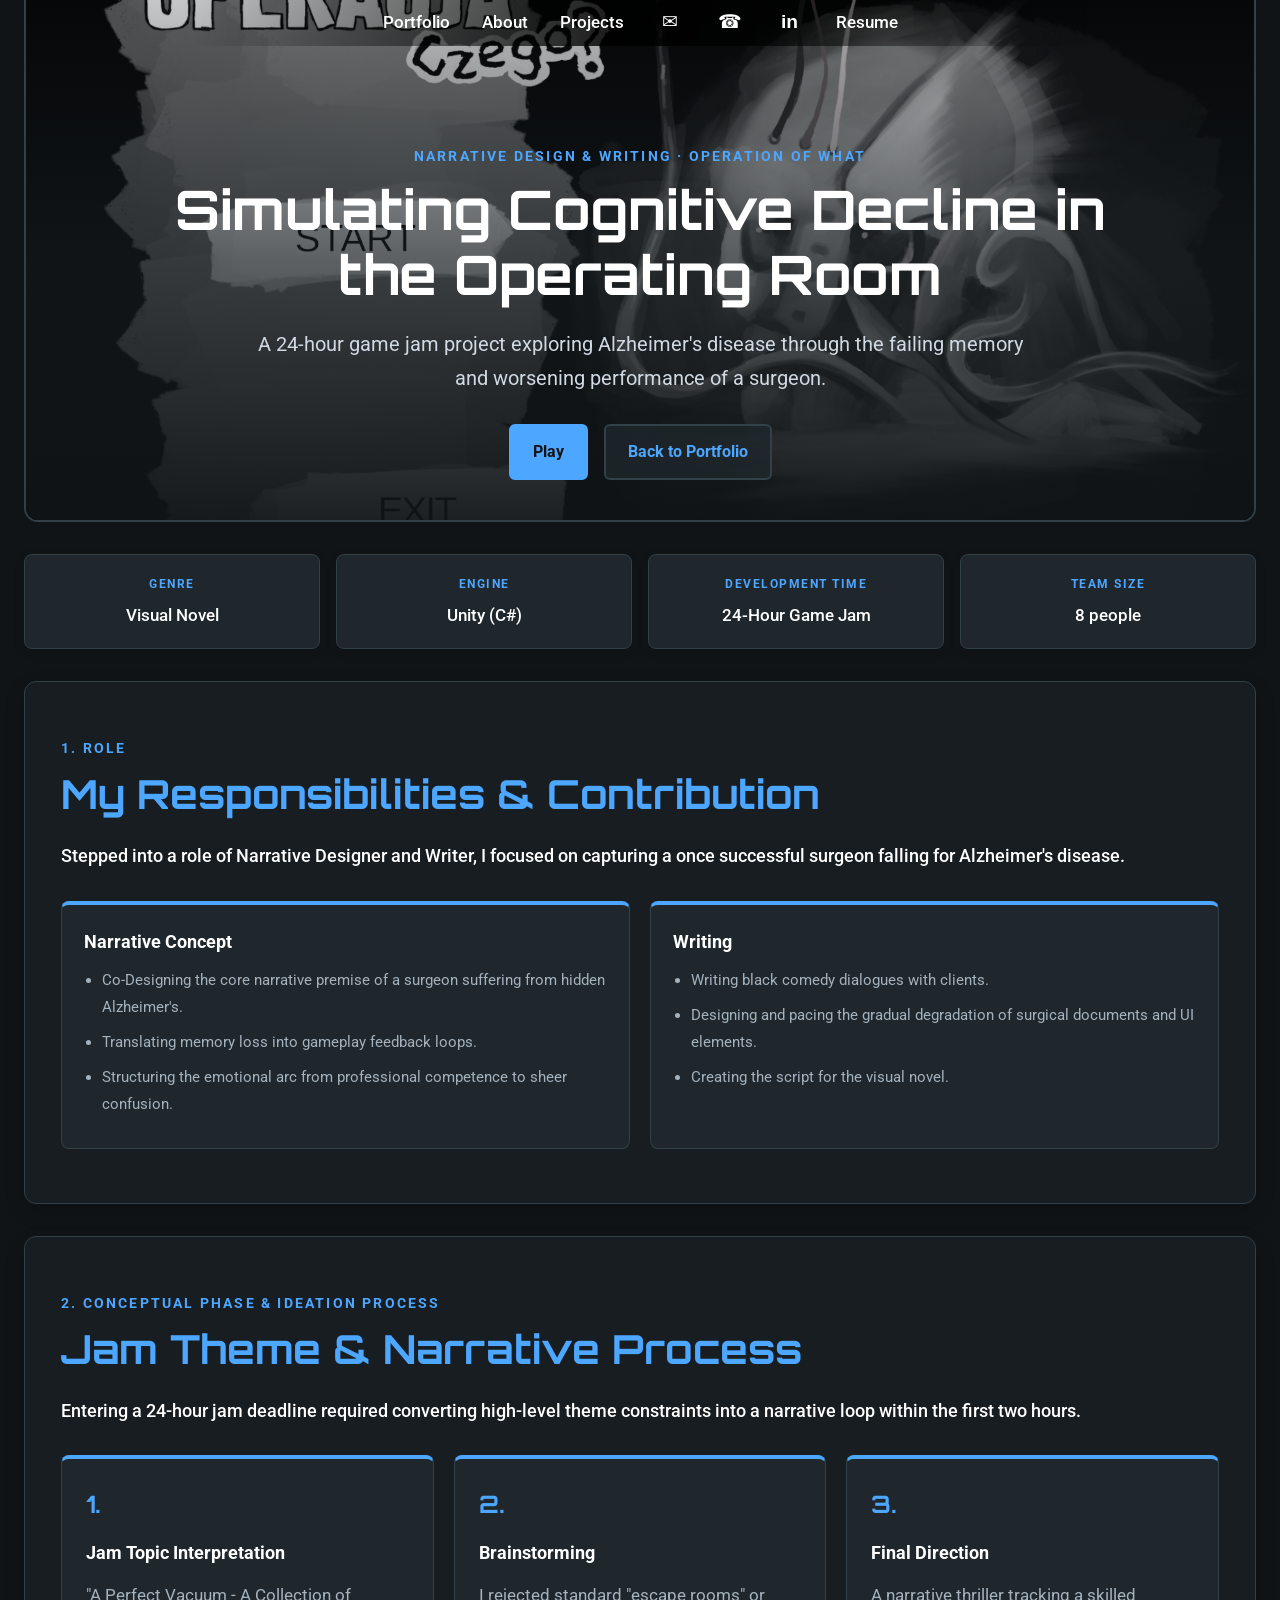
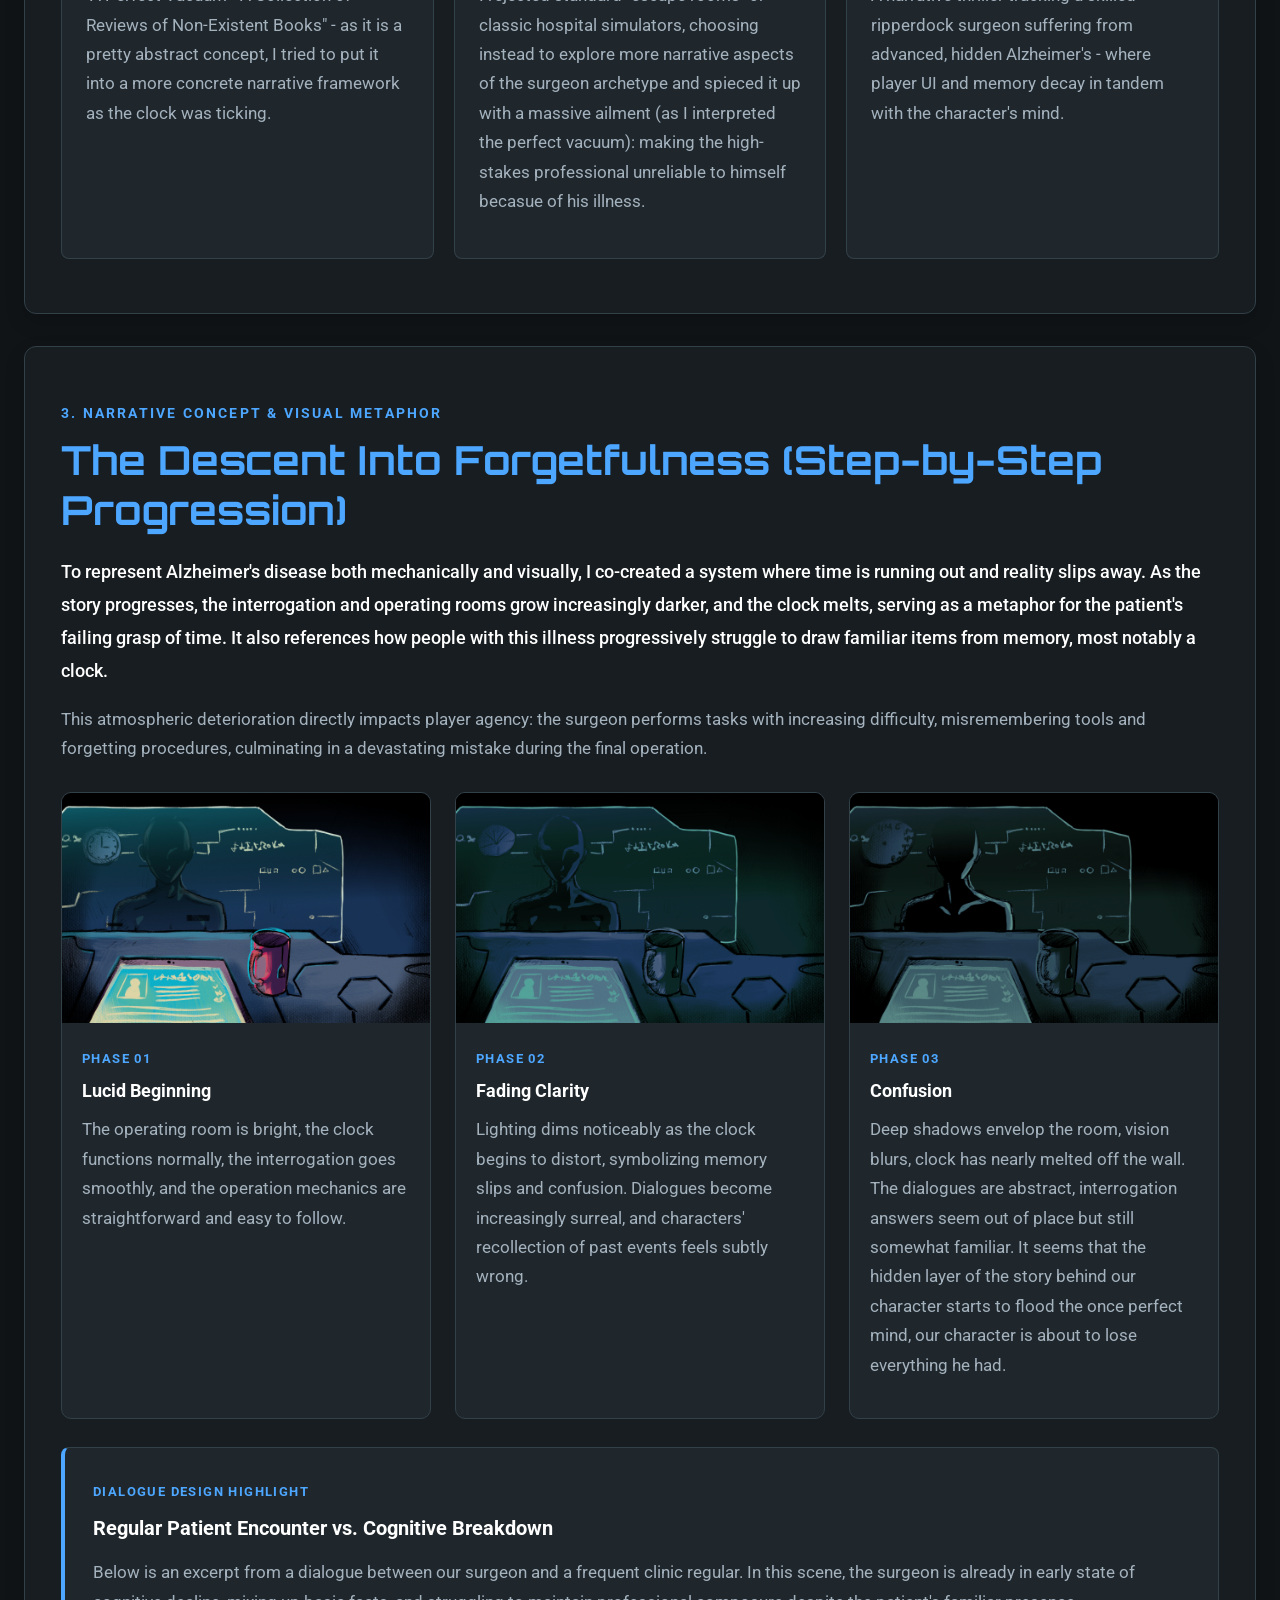
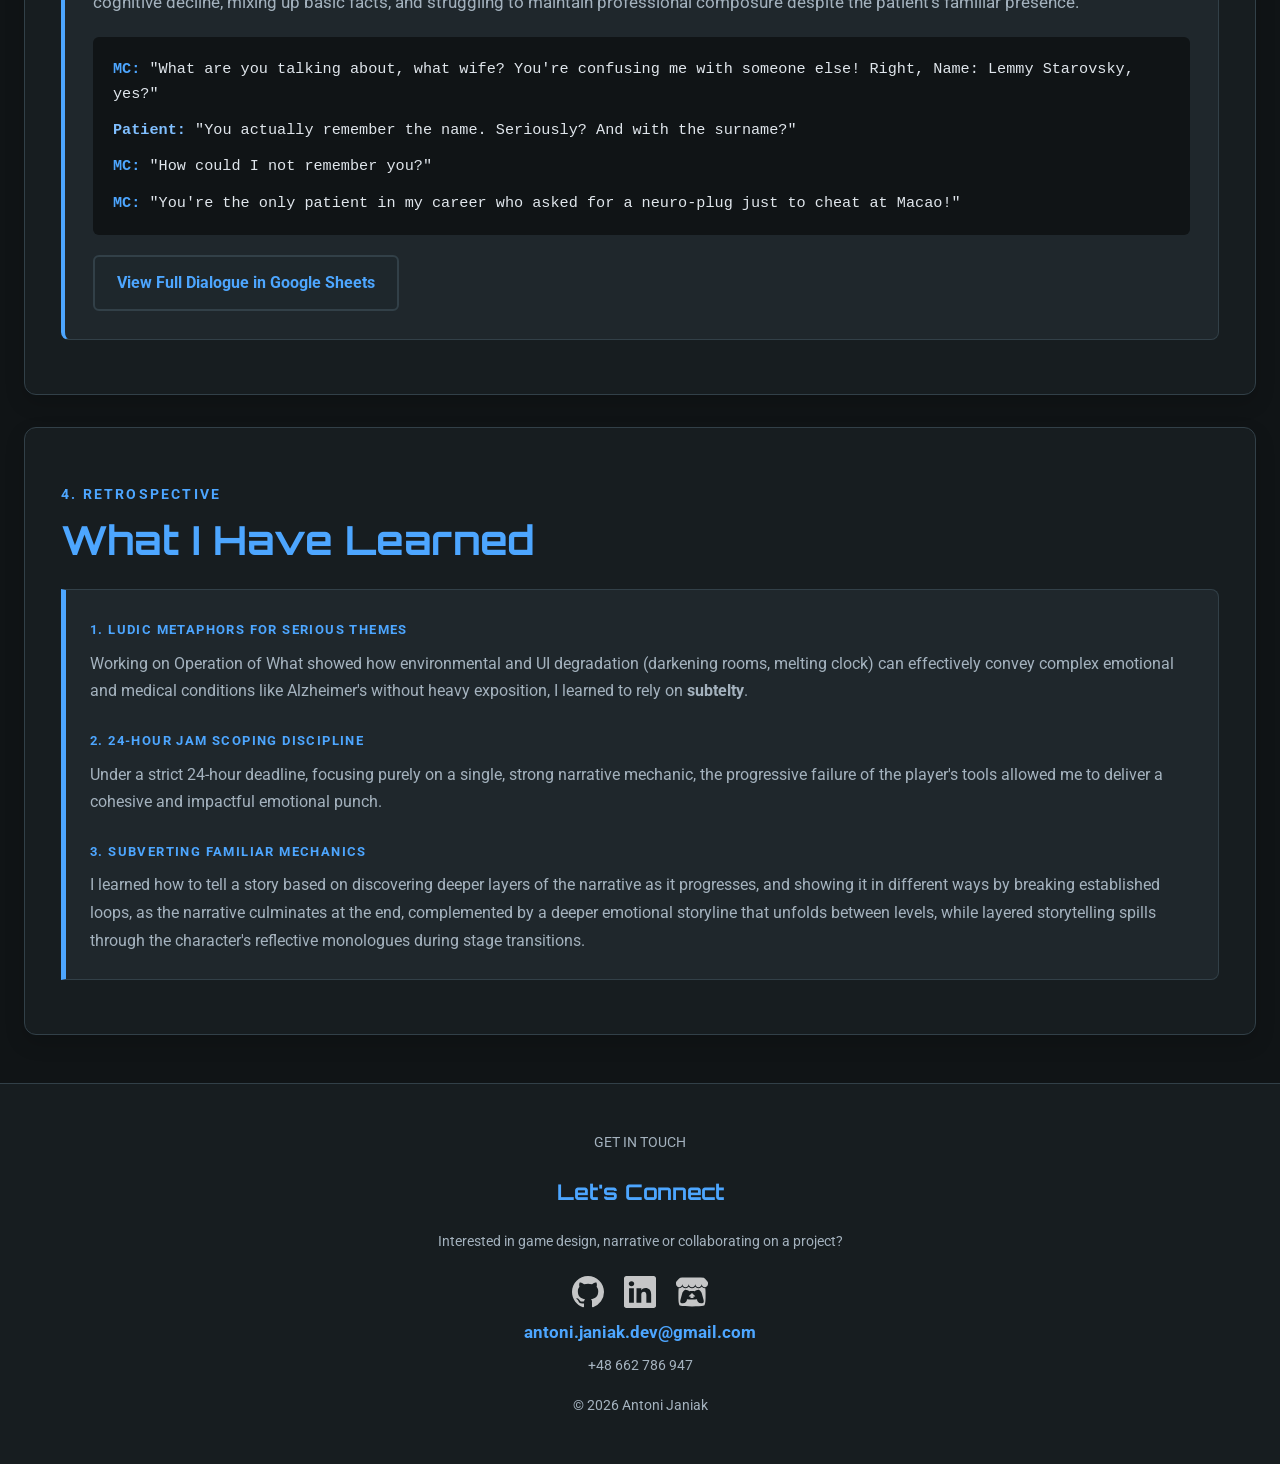
<file: projects/operation-what/index.html>
<!DOCTYPE html>
<html lang="en">
	<head>
		<meta charset="UTF-8">
			<meta name="viewport" content="width=device-width, initial-scale=1.0">
				<meta name="description" content="Narrative design and writing breakdown for Operation of What, a 24-hour game jam title exploring Alzheimer's disease through a failing surgeon's perspective.">
					<meta name="theme-color" content="#101416">

						<title>Operation of What - Narrative Design Breakdown | Antoni Janiak</title>

						<link rel="stylesheet" href="../../styles.css">
							<link rel="preconnect" href="https://fonts.googleapis.com">
								<link href="https://fonts.googleapis.com/css2?family=Orbitron:wght@600;700&family=Roboto:wght@400;500;700&display=swap" rel="stylesheet">

									<style>
										:root {
										--oow-bg: #101416;
										--oow-section: #171d20;
										--oow-card: #1f272c;
										--oow-card-border: #324048;
										--oow-text: #e0e6ec;
										--oow-muted: #a4b2be;
										--oow-accent: #4da6ff;
										--oow-accent-hover: #80bfff;
										}

										body {
										background: var(--oow-bg);
										color: var(--oow-text);
										font-family: "Roboto", sans-serif;
										line-height: 1.75;
										margin: 0;
										font-size: 1.05rem;
										}

										/* HERO / COVER */

										.oow-page {
										width: min(100% - 48px, 1280px);
										margin: 0 auto;
										}

										.oow-hero {
										position: relative;
										min-height: 520px;
										display: flex;
										align-items: flex-end;
										justify-content: center;
										overflow: hidden;
										background: var(--oow-section);
										border-radius: 0 0 14px 14px;
										border: 2px solid var(--oow-card-border);
										border-top: none;
										}

										.oow-hero-image {
										position: absolute;
										inset: 0;
										width: 100%;
										height: 100%;
										object-fit: cover;
										object-position: center;
										}

										.oow-hero::after {
										content: "";
										position: absolute;
										inset: 0;
										background: linear-gradient(
										to top,
										rgba(16, 20, 22, 0.95) 0%,
										rgba(23, 29, 32, 0.70) 50%,
										rgba(23, 29, 32, 0.25) 100%
										);
										}

										.oow-hero-content {
										position: relative;
										z-index: 1;
										width: 100%;
										max-width: 1100px;
										box-sizing: border-box;
										margin: 0 auto;
										padding: 50px 48px 40px;
										text-align: center;
										}

										.oow-eyebrow {
										color: var(--oow-accent);
										font-size: 0.9rem;
										font-weight: 700;
										letter-spacing: 2.2px;
										text-transform: uppercase;
										margin-bottom: 8px;
										}

										.oow-hero h1 {
										font-family: "Orbitron", sans-serif;
										font-size: clamp(2.1rem, 4.8vw, 3.4rem);
										line-height: 1.2;
										max-width: 980px;
										margin: 0 auto 20px;
										color: #ffffff;
										}

										.oow-hero-subtitle {
										color: #d1d9e2;
										font-size: 1.22rem;
										max-width: 780px;
										margin: 0 auto;
										}

										.oow-hero-links {
										display: flex;
										justify-content: center;
										gap: 16px;
										flex-wrap: wrap;
										margin-top: 28px;
										}

										.oow-button {
										display: inline-flex;
										align-items: center;
										justify-content: center;
										padding: 12px 22px;
										border: 2px solid var(--oow-card-border);
										border-radius: 6px;
										color: var(--oow-accent);
										text-decoration: none;
										font-size: 1rem;
										font-weight: 700;
										background: rgba(31, 39, 44, 0.8);
										transition: all 0.2s ease;
										}

										.oow-button:hover {
										background: var(--oow-accent);
										border-color: var(--oow-accent);
										color: #101416;
										}

										.oow-button-primary {
										background: var(--oow-accent);
										border-color: var(--oow-accent);
										color: #101416;
										}

										.oow-button-primary:hover {
										background: var(--oow-accent-hover);
										border-color: var(--oow-accent-hover);
										color: #101416;
										}

										/* METADATA QUICK STATS BAR */

										.oow-meta-bar {
										display: grid;
										grid-template-columns: repeat(4, minmax(0, 1fr));
										gap: 16px;
										margin-top: 32px;
										}

										.oow-meta-item {
										background: var(--oow-card);
										border: 1px solid var(--oow-card-border);
										border-radius: 8px;
										padding: 18px;
										text-align: center;
										box-shadow: 0 4px 12px rgba(0,0,0,0.1);
										}

										.oow-meta-label {
										display: block;
										font-size: 0.78rem;
										text-transform: uppercase;
										letter-spacing: 1.5px;
										color: var(--oow-accent);
										font-weight: 700;
										margin-bottom: 6px;
										}

										.oow-meta-value {
										font-size: 1.05rem;
										color: #ffffff;
										font-weight: 500;
										}

										/* CONTENT SECTIONS */

										.oow-section {
										padding: 54px 36px;
										margin-top: 32px;
										background: var(--oow-section);
										border-radius: 12px;
										border: 1px solid var(--oow-card-border);
										box-shadow: 0 8px 20px rgba(0, 0, 0, 0.15);
										scroll-margin-top: 85px;
										}

										/* POWIEKSZONE I WYRAŹNE NAZWY ROZDZIAŁÓW */
										.oow-section h2 {
										font-family: "Orbitron", sans-serif;
										font-size: clamp(1.8rem, 3.5vw, 2.5rem);
										line-height: 1.25;
										margin: 6px 0 20px;
										color: var(--oow-accent);
										}

										.oow-section h3 {
										font-size: 1.25rem;
										margin: 0 0 12px;
										color: #ffffff;
										}

										.oow-section p {
										color: var(--oow-muted);
										margin: 0 0 18px;
										}

										.oow-lead {
										font-size: 1.15rem;
										line-height: 1.8;
										color: #ffffff !important;
										font-weight: 500;
										}

										.oow-label {
										display: inline-block;
										color: var(--oow-accent);
										font-size: 0.84rem;
										text-transform: uppercase;
										letter-spacing: 1.4px;
										font-weight: 700;
										margin-bottom: 8px;
										}

										/* CONCEPT PROCESS GRID */

										.oow-concept-grid {
										display: grid;
										grid-template-columns: repeat(3, minmax(0, 1fr));
										gap: 20px;
										margin-top: 28px;
										}

										.oow-concept-card {
										background: var(--oow-card);
										border: 1px solid var(--oow-card-border);
										border-top: 4px solid var(--oow-accent);
										border-radius: 8px;
										padding: 24px;
										position: relative;
										}

										.oow-concept-step {
										font-family: "Orbitron", sans-serif;
										font-size: 1.5rem;
										font-weight: 700;
										color: var(--oow-accent);
										margin-bottom: 12px;
										display: block;
										}

										.oow-concept-card h3 {
										font-size: 1.15rem;
										margin-bottom: 12px;
										color: #ffffff;
										}

										/* ROLE BREAKDOWN CARDS */

										.oow-roles-grid {
										display: grid;
										grid-template-columns: repeat(2, minmax(0, 1fr));
										gap: 20px;
										margin-top: 28px;
										}

										.oow-role-card {
										background: var(--oow-card);
										border: 1px solid var(--oow-card-border);
										border-top: 4px solid var(--oow-accent);
										border-radius: 8px;
										padding: 22px;
										}

										.oow-role-card h3 {
										font-size: 1.1rem;
										margin-bottom: 10px;
										color: #ffffff;
										}

										.oow-role-card ul {
										margin: 0;
										padding-left: 18px;
										color: var(--oow-muted);
										}

										.oow-role-card li {
										margin-bottom: 8px;
										font-size: 0.96rem;
										}

										/* CARD GRID FOR PROGRESSIVE DARKNESS & MELTING CLOCK */

										.oow-card-grid {
										display: grid;
										grid-template-columns: repeat(3, minmax(0, 1fr));
										gap: 24px;
										margin-top: 28px;
										}

										.oow-example-card {
										background: var(--oow-card);
										border: 1px solid var(--oow-card-border);
										border-radius: 10px;
										overflow: hidden;
										min-width: 0;
										display: flex;
										flex-direction: column;
										}

										.oow-example-card img {
										display: block;
										width: 100%;
										aspect-ratio: 16 / 10;
										object-fit: cover;
										background: #101416;
										}

										.oow-example-card-content {
										padding: 20px;
										display: flex;
										flex-direction: column;
										flex-grow: 1;
										justify-content: space-between;
										}

										.oow-example-card h3 {
										font-size: 1.12rem;
										line-height: 1.4;
										color: #ffffff;
										}

										/* DIALOGUE SHOWCASE BOX */

										.oow-dialogue-box {
										background: var(--oow-card);
										border: 1px solid var(--oow-card-border);
										border-left: 4px solid var(--oow-accent);
										border-radius: 8px;
										padding: 28px;
										margin-top: 28px;
										}

										.oow-dialogue-snippet {
										background: #101416;
										border-radius: 6px;
										padding: 20px;
										margin: 20px 0;
										font-family: monospace, sans-serif;
										font-size: 0.95rem;
										line-height: 1.6;
										}

										.oow-dialogue-line {
										margin-bottom: 12px;
										}

										.oow-dialogue-line:last-child {
										margin-bottom: 0;
										}

										.oow-speaker {
										color: var(--oow-accent);
										font-weight: 700;
										}

										.oow-speaker-patient {
										color: #80bfff;
										font-weight: 700;
										}

										/* TAKEAWAY BOX */

										.oow-takeaway {
										margin-top: 24px;
										padding: 24px;
										background: var(--oow-card);
										border: 1px solid var(--oow-card-border);
										border-left: 5px solid var(--oow-accent);
										border-radius: 0 8px 8px 0;
										}

										.oow-takeaway p {
										margin: 0 0 14px;
										color: var(--oow-muted);
										font-size: 1.02rem;
										line-height: 1.7;
										}

										.oow-takeaway p:last-child {
										margin-bottom: 0;
										}

										/* NAVIGATION AND FOOTER */

										.navbar {
										background: rgba(23, 29, 32, 0.9);
										border-color: var(--oow-card-border);
										}

										.navbar a {
										color: #ffffff;
										}

										.footer {
										background: var(--oow-section);
										color: #ffffff;
										margin-top: 48px;
										border-top: 1px solid var(--oow-card-border);
										}

										.footer h2 {
										color: var(--oow-accent);
										}

										.footer p, .footer a {
										color: var(--oow-muted);
										}

										.footer .contact-details .contact-email {
										color: var(--oow-accent);
										font-size: 1.05rem;
										font-weight: 700;
										}

										.footer .contact-details a:hover {
										color: var(--oow-accent-hover);
										text-decoration: underline;
										}

										/* RESPONSIVE */

										@media (max-width: 900px) {
										.oow-meta-bar {
										grid-template-columns: repeat(2, minmax(0, 1fr));
										}
										.oow-concept-grid {
										grid-template-columns: 1fr;
										}
										.oow-roles-grid {
										grid-template-columns: 1fr;
										}
										.oow-card-grid {
										grid-template-columns: 1fr;
										}
										}

										@media (max-width: 700px) {
										.oow-page {
										width: min(100% - 24px, 1280px);
										}

										.oow-hero {
										min-height: 440px;
										}

										.oow-hero-content {
										padding: 36px 18px 30px;
										}

										.oow-section {
										padding: 32px 20px;
										}

										.oow-meta-bar {
										grid-template-columns: 1fr;
										}
										}
									</style>
								</head>

	<body>

		<!-- MAIN PORTFOLIO NAVIGATION -->
		<nav class="navbar floating" aria-label="Main navigation">
			<ul>
				<li>
					<a href="../../index.html">Portfolio</a>
				</li>
				<li>
					<a href="../../index.html#about">About</a>
				</li>
				<li>
					<a href="../../index.html#projects">Projects</a>
				</li>
				<li>
					<a class="nav-contact-icon" href="mailto:antoni.janiak.dev@gmail.com" aria-label="Email Antoni" title="Email">
						<span aria-hidden="true">✉</span>
					</a>
				</li>
				<li>
					<a class="nav-contact-icon" href="tel:+48662786947" aria-label="Call Antoni" title="Phone">
						<span aria-hidden="true">☎</span>
					</a>
				</li>
				<li>
					<a class="nav-contact-icon linkedin-icon" href="https://www.linkedin.com/in/antoni-janiak-352a87364/" target="_blank" rel="noopener noreferrer" aria-label="LinkedIn profile" title="LinkedIn">
						<span aria-hidden="true">in</span>
					</a>
				</li>
				<li>
					<a href="../../files/CV_en.pdf" target="_blank" rel="noopener noreferrer">Resume</a>
				</li>
			</ul>
		</nav>


		<main class="oow-page">

			<!-- TITLE / COVER (HERO BANNER) -->
			<section class="oow-hero">
				<img class="oow-hero-image" src="images/oow-banner.png" alt="Operation of What game artwork" loading="lazy">

					<div class="oow-hero-content">
						<div class="oow-eyebrow">
							Narrative Design & Writing · Operation of What
						</div>

						<h1>Simulating Cognitive Decline in the Operating Room</h1>

						<p class="oow-hero-subtitle">
							A 24-hour game jam project exploring Alzheimer's disease through the failing memory and worsening performance of a surgeon.
						</p>

						<div class="oow-hero-links">
							<a class="oow-button oow-button-primary" href="https://fellow-gamedecs.itch.io/operacja-czego" target="_blank" rel="noopener noreferrer">
								Play
							</a>
							<a class="oow-button" href="../../index.html">
								Back to Portfolio
							</a>
						</div>
					</div>
				</section>


			<!-- METADATA QUICK STATS BAR -->
			<div class="oow-meta-bar">
				<div class="oow-meta-item">
					<span class="oow-meta-label">Genre</span>
					<span class="oow-meta-value">Visual Novel</span>
				</div>
				<div class="oow-meta-item">
					<span class="oow-meta-label">Engine</span>
					<span class="oow-meta-value">Unity (C#)</span>
				</div>
				<div class="oow-meta-item">
					<span class="oow-meta-label">Development Time</span>
					<span class="oow-meta-value">24-Hour Game Jam</span>
				</div>
				<div class="oow-meta-item">
					<span class="oow-meta-label">Team Size</span>
					<span class="oow-meta-value">8 people</span>
				</div>
			</div>


			<!-- 1: SCOPE & RESPONSIBILITIES -->
			<section class="oow-section">
				<div class="oow-eyebrow">1. Role</div>
				<h2>My Responsibilities & Contribution</h2>

				<p class="oow-lead">
					Stepped into a role of Narrative Designer and Writer, I focused on capturing a once successful surgeon falling for Alzheimer's disease.  
				</p>

				<div class="oow-roles-grid">
					<div class="oow-role-card">
						<h3>Narrative Concept</h3>
						<ul>
							<li>Co-Designing the core narrative premise of a surgeon suffering from hidden Alzheimer's.</li>
							<li>Translating memory loss into gameplay feedback loops.</li>
							<li>Structuring the emotional arc from professional competence to sheer confusion.</li>
						</ul>
					</div>

					<div class="oow-role-card">
						<h3>Writing</h3>
						<ul>
							<li>Writing black comedy dialogues with clients.</li>
							<li>Designing and pacing the gradual degradation of surgical documents and UI elements.</li>
							<li>Creating the script for the visual novel.</li>
						</ul>
					</div>
				</div>
			</section>


			<!-- 2: CONCEPTUAL PHASE & MINDSET -->
			<section class="oow-section">
				<div class="oow-eyebrow">2. Conceptual Phase & Ideation Process</div>
				<h2>Jam Theme & Narrative Process</h2>

				<p class="oow-lead">
					Entering a 24-hour jam deadline required converting high-level theme constraints into a narrative loop within the first two hours.
				</p>

				<div class="oow-concept-grid">
					<div class="oow-concept-card">
						<span class="oow-concept-step">1.</span>
						<h3>Jam Topic Interpretation</h3>
						<p>"A Perfect Vacuum - A Collection of Reviews of Non-Existent Books" - as it is a pretty abstract concept, I tried to put it into a more concrete narrative framework as the clock was ticking. </p>
					</div>

					<div class="oow-concept-card">
						<span class="oow-concept-step">2.</span>
						<h3>Brainstorming</h3>
						<p>I rejected standard "escape rooms" or classic hospital simulators, choosing instead to explore more narrative aspects of the surgeon archetype and spieced it up with a massive ailment (as I interpreted the perfect vacuum): making the high-stakes professional unreliable to himself becasue of his illness.</p>
					</div>

					<div class="oow-concept-card">
						<span class="oow-concept-step">3.</span>
						<h3>Final Direction</h3>
						<p>A narrative thriller tracking a skilled ripperdock surgeon suffering from advanced, hidden Alzheimer's - where player UI and memory decay in tandem with the character's mind.</p>
					</div>
				</div>
			</section>


			<!-- 3: NARRATIVE CONCEPT & VISUAL PROGRESSION -->
			<section class="oow-section">
				<div class="oow-eyebrow">3. Narrative Concept & Visual Metaphor</div>
				<h2>The Descent Into Forgetfulness (Step-by-Step Progression)</h2>

				<p class="oow-lead">
					To represent Alzheimer's disease both mechanically and visually, I co-created a system where time is running out and reality slips away. As the story progresses, the interrogation and operating rooms grow increasingly darker, and the clock melts, serving as a metaphor for the patient's failing grasp of time. It also references how people with this illness progressively struggle to draw familiar items from memory, most notably a clock.
				</p>

				<p>
					This atmospheric deterioration directly impacts player agency: the surgeon performs tasks with increasing difficulty, misremembering tools and forgetting procedures, culminating in a devastating mistake during the final operation.
				</p>

				<div class="oow-card-grid">
					<article class="oow-example-card">
						<img src="images/oow-stage1.png" alt="Stage 1: Clear operation start" loading="lazy">
							<div class="oow-example-card-content">
								<div>
									<span class="oow-label">Phase 01</span>
									<h3>Lucid Beginning</h3>
									<p>The operating room is bright, the clock functions normally, the interrogation goes smoothly, and the operation mechanics are straightforward and easy to follow.</p>
								</div>
							</div>
						</article>

					<article class="oow-example-card">
						<img src="images/oow-stage2.png" alt="Stage 2: Progressive dimming and melting clock" loading="lazy">
							<div class="oow-example-card-content">
								<div>
									<span class="oow-label">Phase 02</span>
									<h3>Fading Clarity</h3>
									<p>Lighting dims noticeably as the clock begins to distort, symbolizing memory slips and confusion. Dialogues become increasingly surreal, and characters' recollection of past events feels subtly wrong.</p>
								</div>
							</div>
						</article>

					<article class="oow-example-card">
						<img src="images/oow-stage3.png" alt="Stage 3: Deep darkness and tragic error" loading="lazy">
							<div class="oow-example-card-content">
								<div>
									<span class="oow-label">Phase 03</span>
									<h3>Confusion</h3>
									<p>Deep shadows envelop the room, vision blurs, clock has nearly melted off the wall. The dialogues are abstract, interrogation answers seem out of place but still somewhat familiar. It seems that the hidden layer of the story behind our character starts to flood the once perfect mind, our character is about to lose everything he had.</p>
								</div>
							</div>
						</article>
				</div>

				<!-- DIALOGUE SAMPLE & GOOGLE SHEETS LINK -->
				<div class="oow-dialogue-box">
					<span class="oow-label">Dialogue Design Highlight</span>
					<h3>Regular Patient Encounter vs. Cognitive Breakdown</h3>

					<p>
						Below is an excerpt from a dialogue between our surgeon and a frequent clinic regular. In this scene, the surgeon is already in early state of cognitive decline, mixing up basic facts, and struggling to maintain professional composure despite the patient's familiar presence.
					</p>

					</p>
					<div class="oow-dialogue-snippet">
						<div class="oow-dialogue-line">
							<span class="oow-speaker">MC:</span> "What are you talking about, what wife? You're confusing me with someone else! Right, Name: Lemmy Starovsky, yes?"
						</div>
						<div class="oow-dialogue-line">
							<span class="oow-speaker-patient">Patient:</span> "You actually remember the name. Seriously? And with the surname?"
						</div>
						<div class="oow-dialogue-line">
							<span class="oow-speaker">MC:</span> "How could I not remember you?"
						</div>
						<div class="oow-dialogue-line">
							<span class="oow-speaker">MC:</span> "You're the only patient in my career who asked for a neuro-plug just to cheat at Macao!"
						</div>
					</div>
					<div style="margin-top: 20px;">
						<a class="oow-button" href="https://drive.google.com/file/d/1gRwVhuNytZrUyBEj0uVu6MnKhSOqtRfb/view?usp=sharing" target="_blank" rel="noopener noreferrer">
							View Full Dialogue in Google Sheets
						</a>
					</div>
				</div>
			</section>


			<!-- 4: WHAT I HAVE LEARNED -->
			<section class="oow-section">
				<div class="oow-eyebrow">4. Retrospective</div>
				<h2>What I Have Learned</h2>

				<div class="oow-takeaway">
					<span class="oow-label">1. Ludic Metaphors for Serious Themes</span>
					<p>
						Working on Operation of What showed how environmental and UI degradation (darkening rooms, melting clock) can effectively convey complex emotional and medical conditions like Alzheimer's without heavy exposition, I learned to rely on <b>subtelty</b>.
					</p>

					<span class="oow-label" style="display:inline-block; margin-top: 10px;">2. 24-Hour Jam Scoping Discipline</span>
					<p>
						Under a strict 24-hour deadline, focusing purely on a single, strong narrative mechanic, the progressive failure of the player's tools allowed me to deliver a cohesive and impactful emotional punch.
					</p>

					<span class="oow-label" style="display:inline-block; margin-top: 10px;">3. Subverting Familiar Mechanics</span>
					<p>
						I learned how to tell a story based on discovering deeper layers of the narrative as it progresses, and showing it in different ways by breaking established loops, as the narrative culminates at the end, complemented by a deeper emotional storyline that unfolds between levels, while layered storytelling spills through the character's reflective monologues during stage transitions.
					</p>
				</div>
			</section>

		</main>


		<!-- CONTACT FOOTER -->
		<footer class="footer">
			<section id="contact">
				<p class="section-kicker">GET IN TOUCH</p>
				<h2>Let's Connect</h2>

				<p>
					Interested in game design, narrative or collaborating on a project?
				</p>

				<div class="container social-icons">
					<a href="https://github.com/antonver12/" target="_blank" rel="noopener noreferrer" aria-label="GitHub">
						<img src="../../icons/github.svg" alt="GitHub">
					</a>

					<a href="https://www.linkedin.com/in/antoni-janiak-352a87364/" target="_blank" rel="noopener noreferrer" aria-label="LinkedIn">
						<img src="../../icons/linkedin.svg" alt="LinkedIn">
					</a>

					<a href="https://antonver.itch.io/" target="_blank" rel="noopener noreferrer" aria-label="itch.io">
						<img src="../../icons/itchio.svg" alt="itch.io">
					</a>
				</div>

				<div class="contact-details">
					<p>
						<strong>
							<a class="contact-email" href="mailto:antoni.janiak.dev@gmail.com">
								antoni.janiak.dev@gmail.com
							</a>
						</strong>
					</p>

					<p>
						<a class="contact-phone" href="tel:+48662786947">
							+48 662 786 947
						</a>
					</p>
				</div>

				<p class="copyright">&copy; 2026 Antoni Janiak</p>
			</section>
		</footer>

	</body>
</html>
</file>
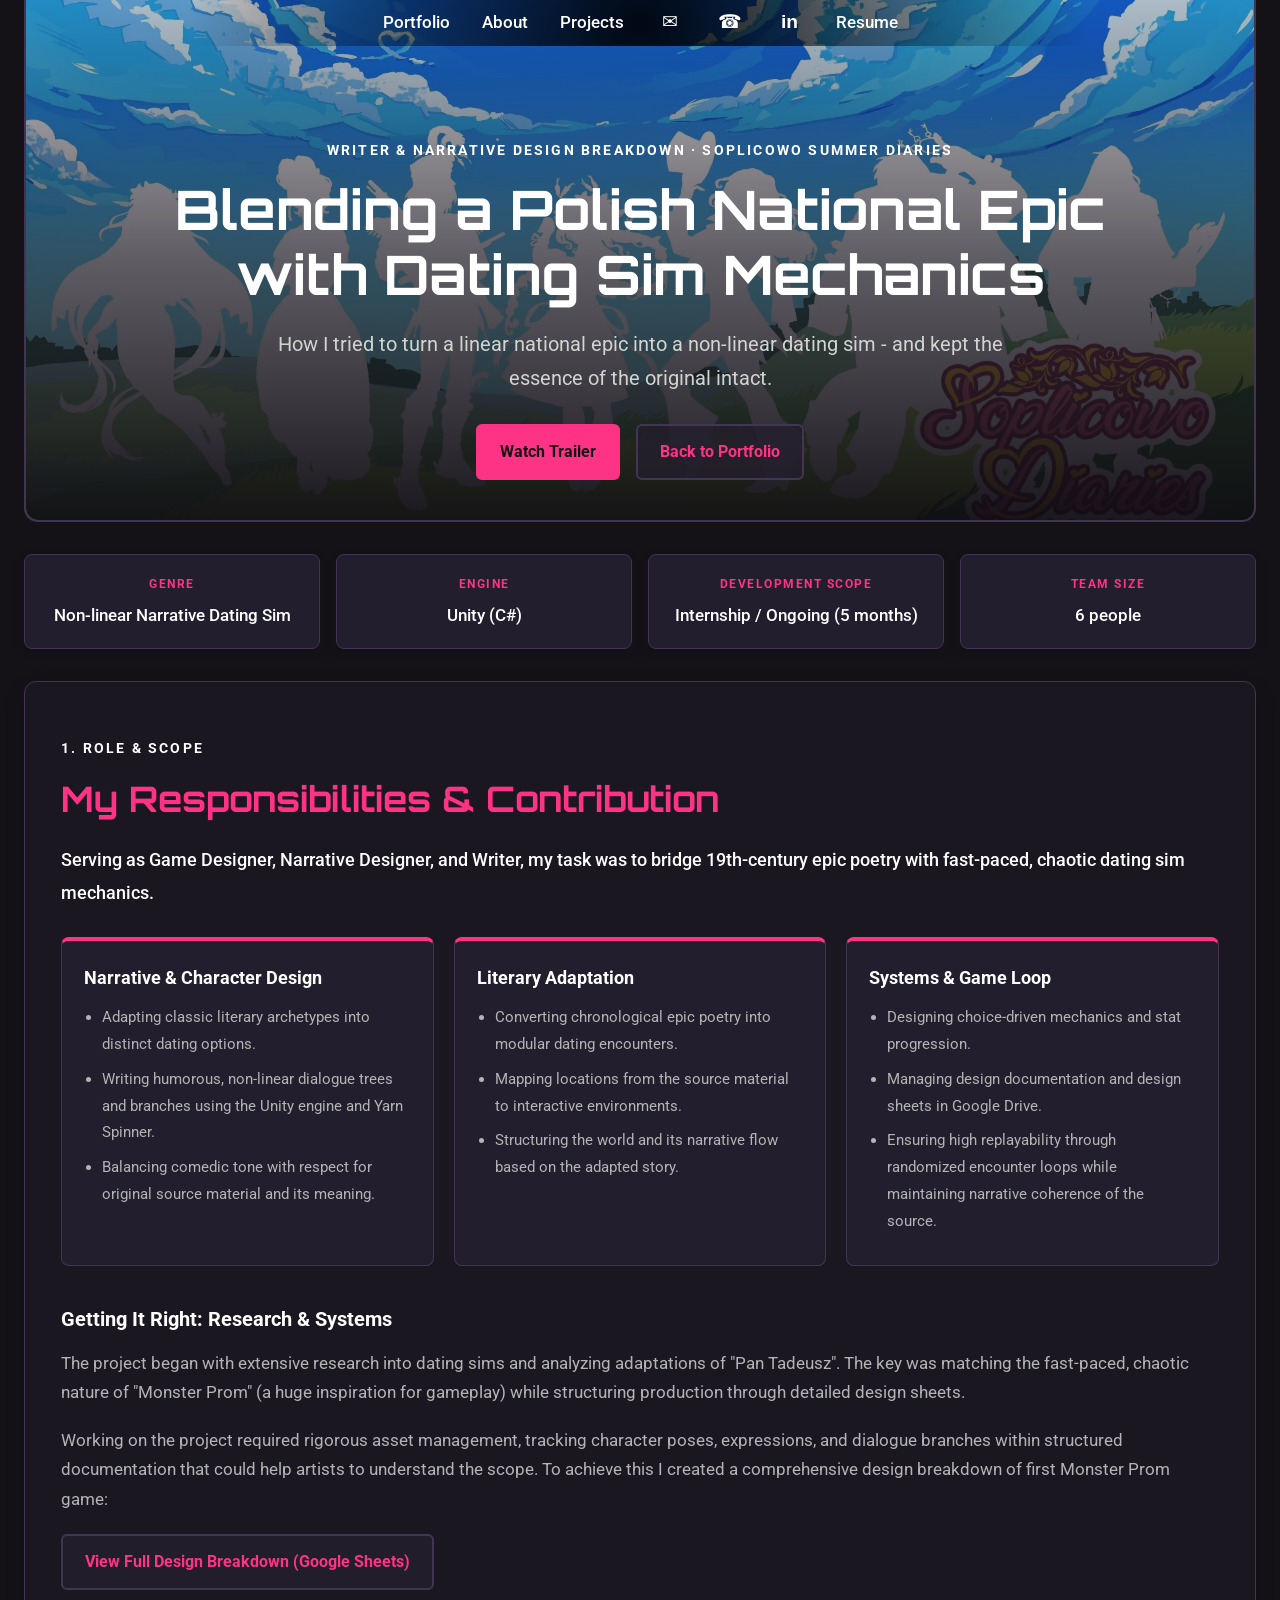
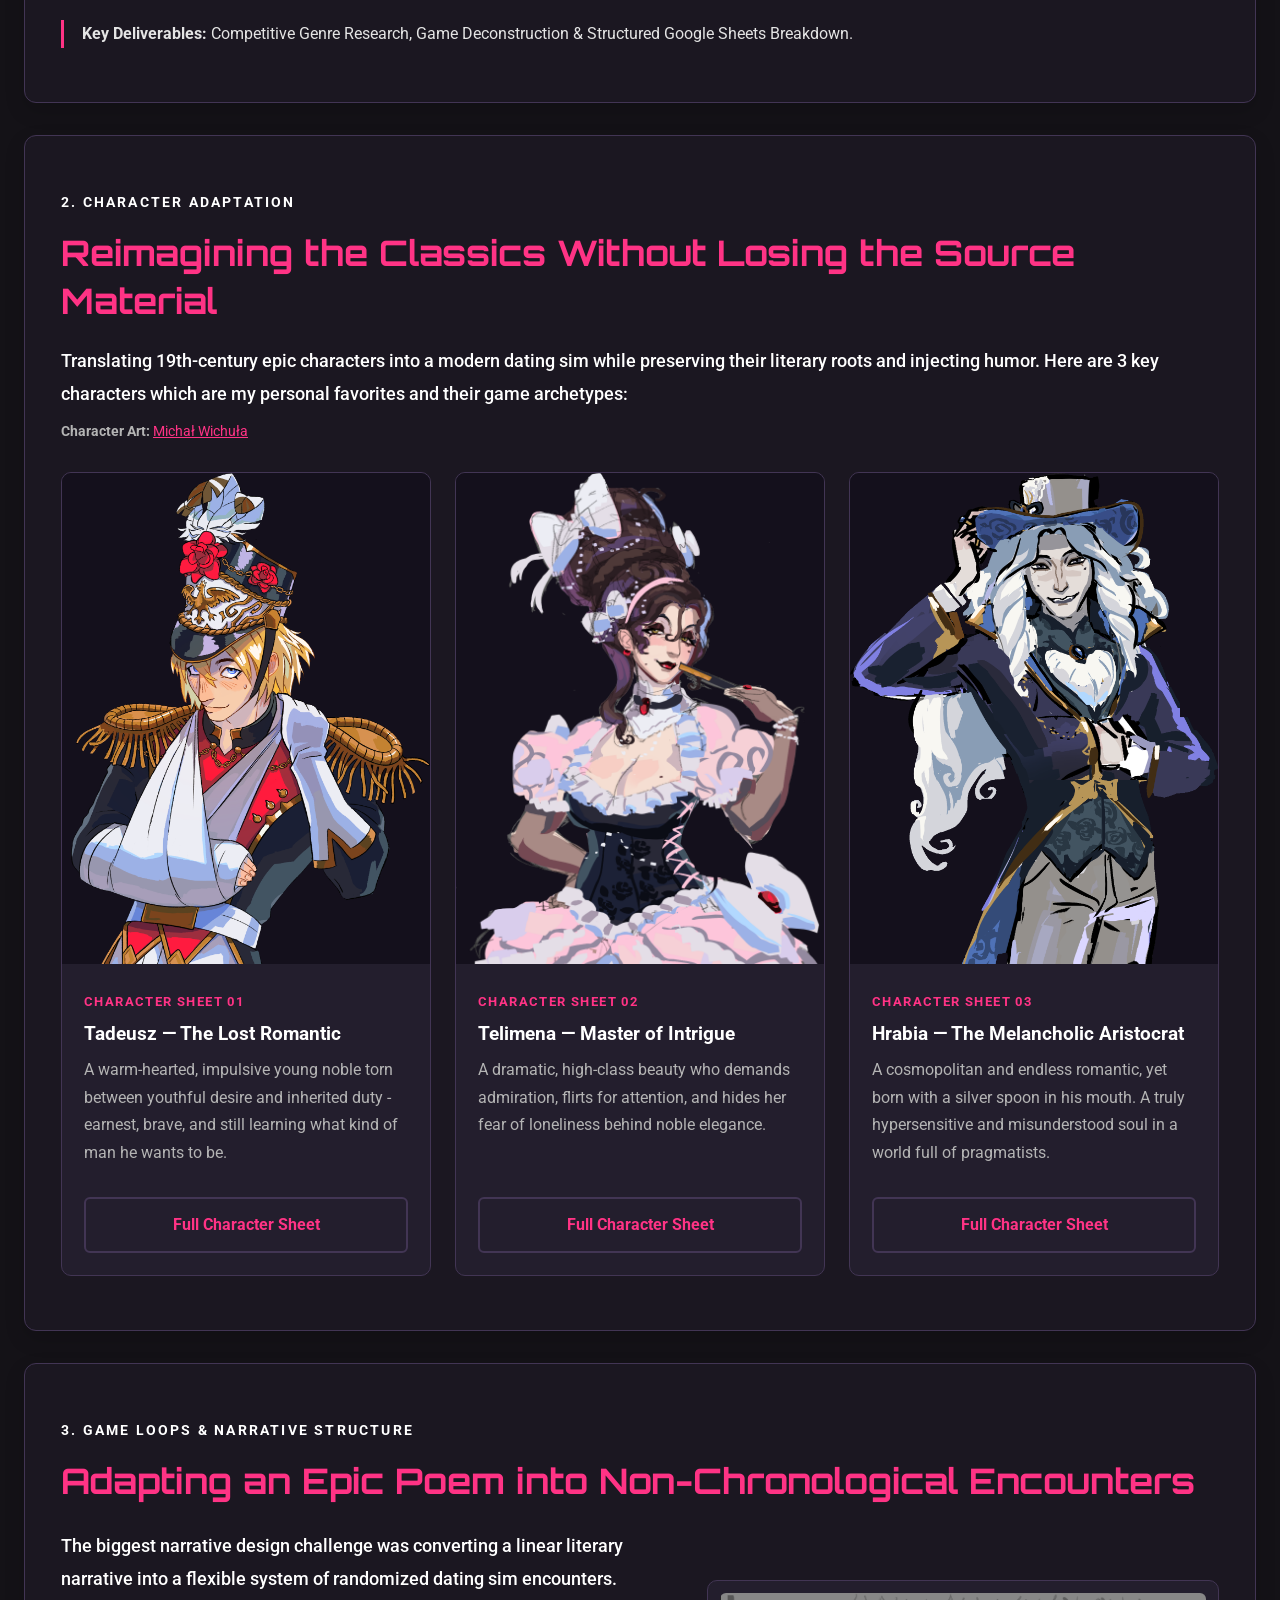
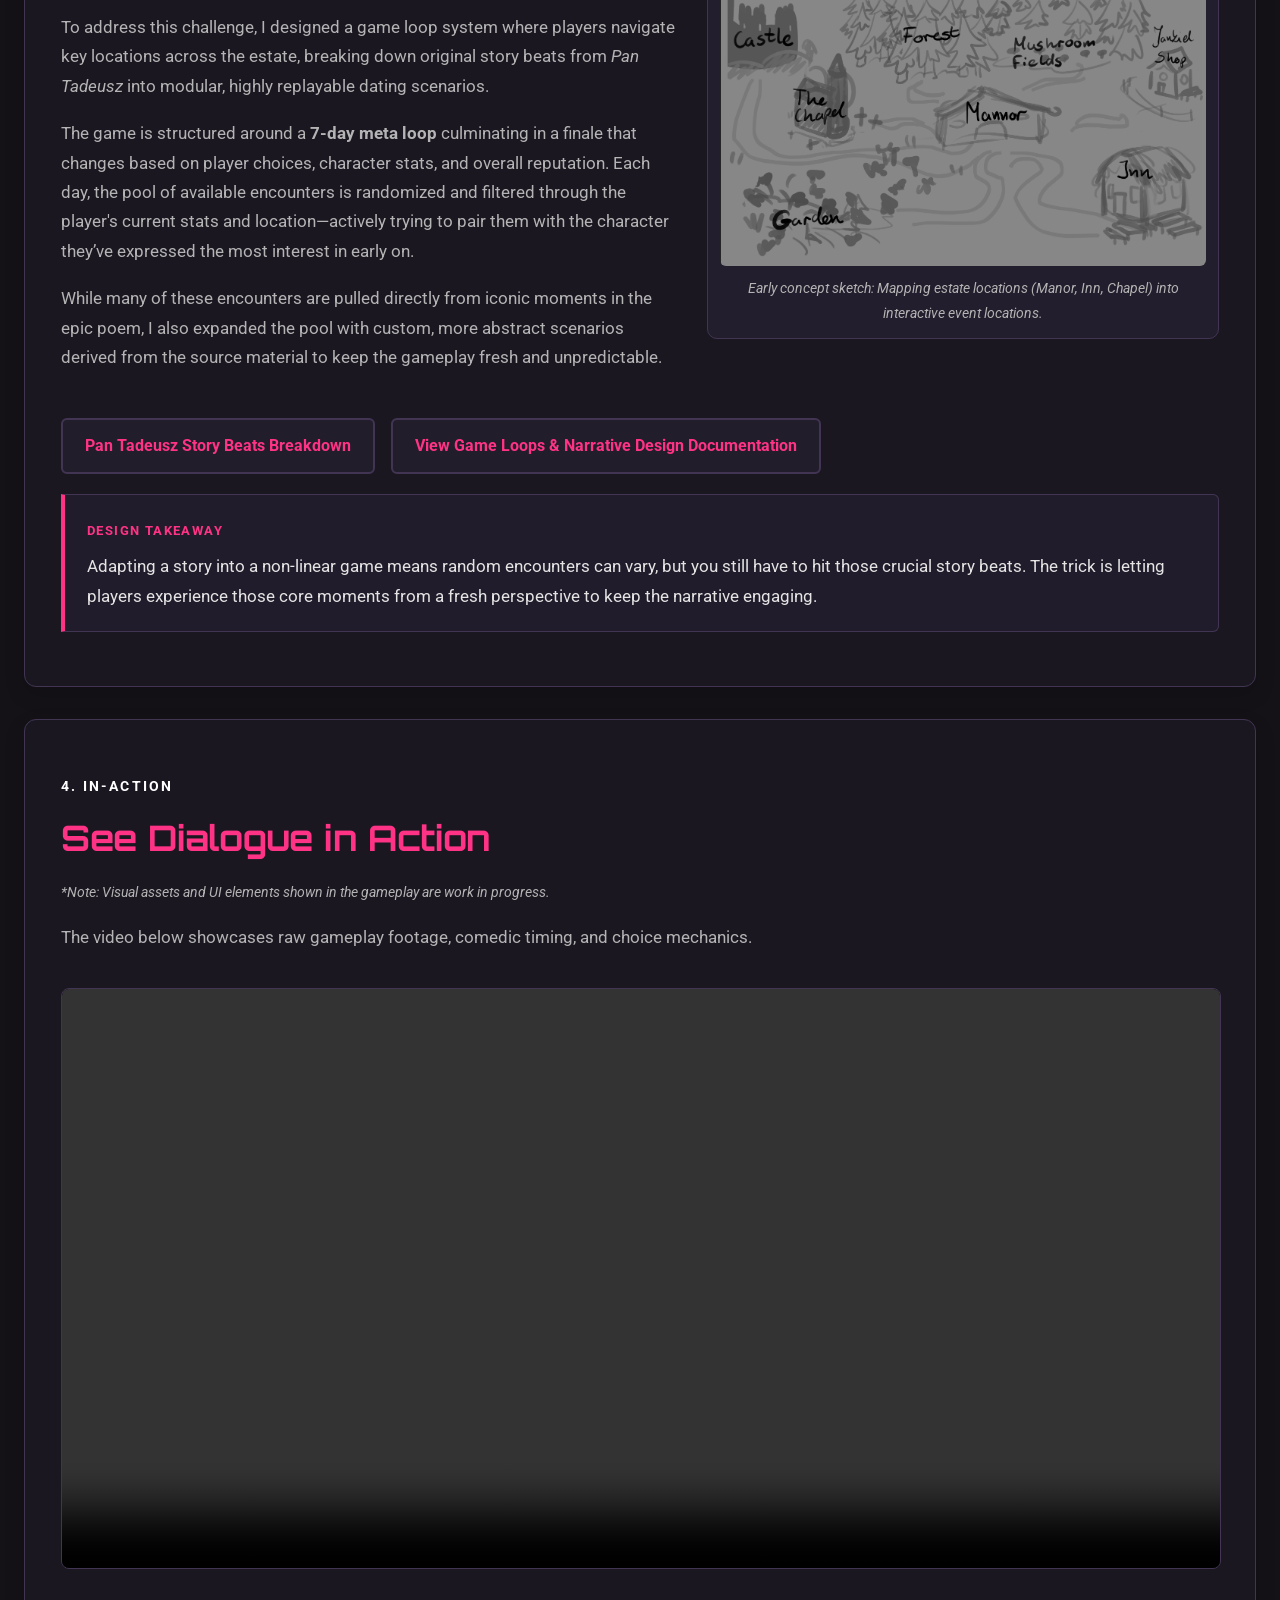
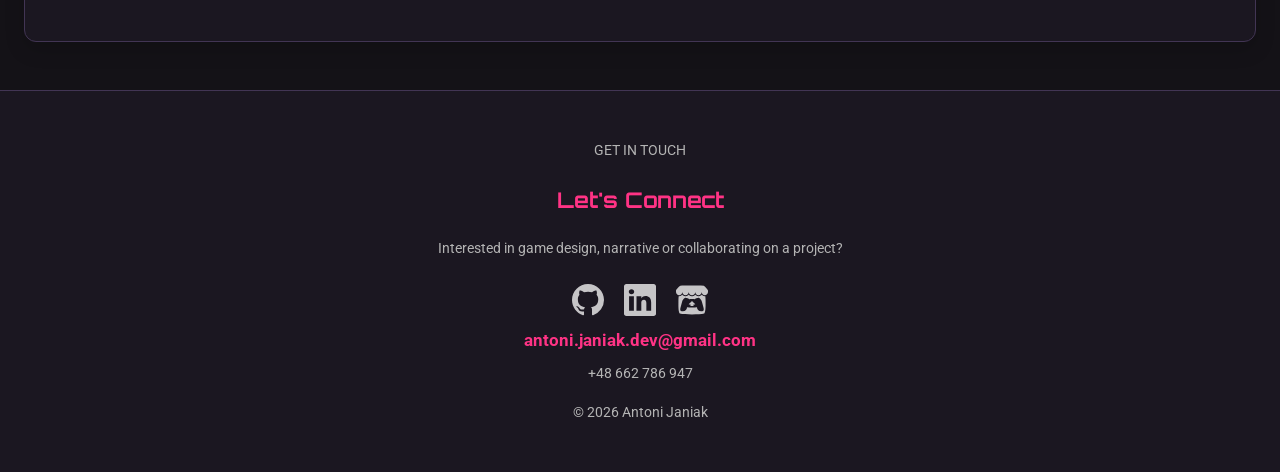
<file: projects/soplicowo-summer-diaries/index.html>
<!DOCTYPE html>
<html lang="en">
	<head>
		<meta charset="UTF-8">
		<meta name="viewport" content="width=device-width, initial-scale=1.0">
		<meta name="description" content="A narrative and game design breakdown of Soplicowo Summer Diaries, adapting Adam Mickiewicz's epic poem into a Monster Prom-inspired dating simulator.">
		<meta name="theme-color" content="#111817">

		<title>Soplicowo Summer Diaries — Narrative & Game Design Breakdown | Antoni Janiak</title>

		<link rel="stylesheet" href="../../styles.css">
		<link rel="preconnect" href="https://fonts.googleapis.com">
		<link href="https://fonts.googleapis.com/css2?family=Orbitron:wght@600;700&family=Roboto:wght@400;500;700&display=swap" rel="stylesheet">

		<style>
			:root {
				--sd-bg: #141217;
				--sd-section: #1b1721;
				--sd-card: #231e2d;
				--sd-card-border: #423554;
				--sd-text: #e4e4e4;
				--sd-muted: #b4b4b4;
				--sd-accent: #ff3385;
				--sd-accent-hover: #ff66a3;
			}

			body {
				background: var(--sd-bg);
				color: var(--sd-text);
				font-family: "Roboto", sans-serif;
				line-height: 1.75;
				margin: 0;
				font-size: 1.05rem;
			}

			/* HERO / COVER */

			.sd-page {
				width: min(100% - 48px, 1280px);
				margin: 0 auto;
			}

			.sd-hero {
				position: relative;
				min-height: 520px;
				display: flex;
				align-items: flex-end;
				justify-content: center;
				overflow: hidden;
				background: var(--sd-section);
				border-radius: 0 0 14px 14px;
				border: 2px solid var(--sd-card-border);
				border-top: none;
			}

			.sd-hero-media {
				position: absolute;
				inset: 0;
				width: 100%;
				height: 100%;
				object-fit: cover;
				object-position: center;
			}

			.sd-hero::after {
				content: "";
				position: absolute;
				inset: 0;
				background: linear-gradient(
					to top,
					rgba(14, 11, 18, 0.95) 0%,
					rgba(27, 23, 33, 0.70) 50%,
					rgba(27, 23, 33, 0.25) 100%
				);
			}

			.sd-hero-content {
				position: relative;
				z-index: 1;
				width: 100%;
				max-width: 1100px;
				box-sizing: border-box;
				margin: 0 auto;
				padding: 50px 48px 40px;
				text-align: center;
			}

			.sd-eyebrow {
				color: #ffffff;
				font-size: 0.9rem;
				font-weight: 700;
				letter-spacing: 2.2px;
				text-transform: uppercase;
				margin-bottom: 14px;
			}

			.sd-hero h1 {
				font-family: "Orbitron", sans-serif;
				font-size: clamp(2.1rem, 4.8vw, 3.4rem);
				line-height: 1.2;
				max-width: 980px;
				margin: 0 auto 20px;
				color: #ffffff;
			}

			.sd-hero-subtitle {
				color: #d1d5d2;
				font-size: 1.22rem;
				max-width: 780px;
				margin: 0 auto;
			}

			.sd-hero-links {
				display: flex;
				justify-content: center;
				gap: 16px;
				flex-wrap: wrap;
				margin-top: 28px;
			}

			.sd-button {
				display: inline-flex;
				align-items: center;
				justify-content: center;
				padding: 12px 22px;
				border: 2px solid var(--sd-card-border);
				border-radius: 6px;
				color: var(--sd-accent);
				text-decoration: none;
				font-size: 1rem;
				font-weight: 700;
				background: rgba(35, 30, 45, 0.8);
				transition: all 0.2s ease;
			}

			.sd-button:hover {
				background: var(--sd-accent);
				border-color: var(--sd-accent);
				color: #141217;
			}

			.sd-button-primary {
				background: var(--sd-accent);
				border-color: var(--sd-accent);
				color: #141217;
			}

			.sd-button-primary:hover {
				background: var(--sd-accent-hover);
				border-color: var(--sd-accent-hover);
				color: #141217;
			}

			/* METADATA QUICK STATS BAR (POD BANEREM) */

			.sd-meta-bar {
				display: grid;
				grid-template-columns: repeat(4, minmax(0, 1fr));
				gap: 16px;
				margin-top: 32px;
			}

			.sd-meta-item {
				background: var(--sd-card);
				border: 1px solid var(--sd-card-border);
				border-radius: 8px;
				padding: 18px;
				text-align: center;
				box-shadow: 0 4px 12px rgba(0,0,0,0.1);
			}

			.sd-meta-label {
				display: block;
				font-size: 0.78rem;
				text-transform: uppercase;
				letter-spacing: 1.5px;
				color: var(--sd-accent);
				font-weight: 700;
				margin-bottom: 6px;
			}

			.sd-meta-value {
				font-size: 1.05rem;
				color: #ffffff;
				font-weight: 500;
			}

			/* CONTENT SECTIONS */

			.sd-section {
				padding: 54px 36px;
				margin-top: 32px;
				background: var(--sd-section);
				border-radius: 12px;
				border: 1px solid var(--sd-card-border);
				box-shadow: 0 8px 20px rgba(0, 0, 0, 0.15);
				scroll-margin-top: 85px;
			}

			.sd-section h2 {
				font-family: "Orbitron", sans-serif;
				font-size: clamp(1.6rem, 3.2vw, 2.2rem);
				line-height: 1.35;
				margin: 0 0 20px;
				color: var(--sd-accent);
			}

			.sd-section h3 {
				font-size: 1.25rem;
				margin: 0 0 12px;
				color: #ffffff;
			}

			.sd-section p {
				color: var(--sd-muted);
				margin: 0 0 18px;
			}

			.sd-lead {
				font-size: 1.15rem;
				line-height: 1.8;
				color: #ffffff !important;
				font-weight: 500;
			}

			.sd-label {
				display: inline-block;
				color: var(--sd-accent);
				font-size: 0.84rem;
				text-transform: uppercase;
				letter-spacing: 1.4px;
				font-weight: 700;
				margin-bottom: 8px;
			}

			.sd-project-credits {
				font-size: 1rem;
				border-left: 3px solid var(--sd-accent);
				padding-left: 18px;
				margin-top: 28px;
			}

			.sd-project-credits strong {
				color: var(--sd-text);
			}

			/* ROLE BREAKDOWN CARDS */

			.sd-roles-grid {
				display: grid;
				grid-template-columns: repeat(3, minmax(0, 1fr));
				gap: 20px;
				margin-top: 28px;
			}

			.sd-role-card {
				background: var(--sd-card);
				border: 1px solid var(--sd-card-border);
				border-top: 4px solid var(--sd-accent);
				border-radius: 8px;
				padding: 22px;
			}

			.sd-role-card h3 {
				font-size: 1.1rem;
				margin-bottom: 10px;
				color: #ffffff;
			}

			.sd-role-card ul {
				margin: 0;
				padding-left: 18px;
				color: var(--sd-muted);
			}

			.sd-role-card li {
				margin-bottom: 8px;
				font-size: 0.96rem;
			}

			/* TRANSLATION & TAKEAWAY BOXES */
			.sd-translation {
				background: rgba(35, 30, 45, 0.85);
				border: 1px solid var(--sd-card-border);
				border-left: 4px solid var(--sd-accent);
				padding: 20px 22px;
				margin-top: 16px;
				border-radius: 0 6px 6px 0;
			}

			.sd-translation p {
				color: var(--sd-text);
				margin: 0;
			}

			.sd-translation .sd-placeholder {
				color: var(--sd-text);
				font-style: normal;
				font-size: 1.05rem;
				line-height: 1.8;
			}

			/* GAMEPLAY VIDEO */

			.sd-video {
				margin-top: 36px;
			}

			.sd-video video {
				display: block;
				width: 100%;
				max-height: 660px;
				background: #0e0b12;
				border-radius: 8px;
				border: 1px solid var(--sd-card-border);
			}

			.sd-caption {
				font-size: 0.95rem;
				margin-top: 10px !important;
				color: var(--sd-muted);
			}

			.sd-wip-note {
				font-size: 0.85rem;
				color: var(--sd-muted);
				font-style: italic;
				margin-top: -10px;
				margin-bottom: 20px;
			}

			/* CHARACTER CARDS GRID */

			.sd-card-grid {
				display: grid;
				grid-template-columns: repeat(3, minmax(0, 1fr));
				gap: 24px;
				margin-top: 28px;
			}

			.sd-example-card {
				background: var(--sd-card);
				border: 1px solid var(--sd-card-border);
				border-radius: 10px;
				overflow: hidden;
				min-width: 0;
				display: flex;
				flex-direction: column;
			}

			.sd-example-card img {
				display: block;
				width: 100%;
				aspect-ratio: 3 / 4;
				object-fit: cover;
				object-position: center top;
				background: #14101c;
			}

			.sd-example-card-content {
				padding: 22px;
				display: flex;
				flex-direction: column;
				flex-grow: 1;
				justify-content: space-between;
			}

			.sd-example-card h3 {
				font-size: 1.2rem;
				line-height: 1.4;
				color: #ffffff;
				margin-bottom: 8px;
			}

			.sd-example-card p {
				font-size: 0.98rem;
				margin-bottom: 16px;
			}

			/* NAVIGATION AND FOOTER */

			.navbar {
				background: rgba(27, 23, 33, 0.9);
				border-color: var(--sd-card-border);
			}

			.navbar a {
				color: #ffffff;
			}

			.footer {
				background: var(--sd-section);
				color: #ffffff;
				margin-top: 48px;
				border-top: 1px solid var(--sd-card-border);
			}

			.footer h2 {
				color: var(--sd-accent);
			}

			.footer p, .footer a {
				color: var(--sd-muted);
			}

			.footer .contact-details .contact-email {
				color: var(--sd-accent);
				font-size: 1.05rem;
				font-weight: 700;
			}

			.footer .contact-details a:hover {
				color: var(--sd-accent-hover);
				text-decoration: underline;
			}

			/* RESPONSIVE */

			@media (max-width: 900px) {
				.sd-meta-bar {
					grid-template-columns: repeat(2, minmax(0, 1fr));
				}
				.sd-roles-grid {
					grid-template-columns: 1fr;
				}
				.sd-card-grid {
					grid-template-columns: 1fr;
				}
				/* Układ dwukolumnowy sekcji 03 spada na jedną kolumnę na mniejszych ekranach */
				.sd-section-grid {
					grid-template-columns: 1fr !important;
				}
			}

			@media (max-width: 700px) {
				.sd-page {
					width: min(100% - 24px, 1280px);
				}

				.sd-hero {
					min-height: 440px;
				}

				.sd-hero-content {
					padding: 36px 18px 30px;
				}

				.sd-section {
					padding: 32px 20px;
				}

				.sd-meta-bar {
					grid-template-columns: 1fr;
				}
			}
		</style>
	</head>

	<body>

		<!-- MAIN PORTFOLIO NAVIGATION -->
		<nav class="navbar floating" aria-label="Main navigation">
			<ul>
				<li><a href="../../index.html">Portfolio</a></li>
				<li><a href="../../index.html#about">About</a></li>
				<li><a href="../../index.html#projects">Projects</a></li>
				<li>
					<a class="nav-contact-icon" href="mailto:antoni.janiak.dev@gmail.com" aria-label="Email Antoni" title="Email">
						<span aria-hidden="true">✉</span>
					</a>
				</li>
				<li>
					<a class="nav-contact-icon" href="tel:+48662786947" aria-label="Call Antoni" title="Phone">
						<span aria-hidden="true">☎</span>
					</a>
				</li>
				<li>
					<a class="nav-contact-icon linkedin-icon" href="https://www.linkedin.com/in/antoni-janiak-352a87364/" target="_blank" rel="noopener noreferrer" aria-label="LinkedIn profile" title="LinkedIn">
						<span aria-hidden="true">in</span>
					</a>
				</li>
				<li><a href="../../files/CV_en.pdf" target="_blank" rel="noopener noreferrer">Resume</a></li>
			</ul>
		</nav>


		<main class="sd-page">

			<!-- TITLE / COVER (IMAGE BANNER & YT LINK) -->
			<section class="sd-hero">
				<img class="sd-hero-media" src="images/soplicowo-banner.png" alt="Soplicowo Summer Diaries artwork" loading="lazy">

				<div class="sd-hero-content">
					<div class="sd-eyebrow">
						Writer & Narrative Design Breakdown · Soplicowo Summer Diaries
					</div>

					<h1>Blending a Polish National Epic with Dating Sim Mechanics</h1>

					<p class="sd-hero-subtitle">
						How I tried to turn a linear national epic into a non-linear dating sim - and kept the essence of the original intact.
					</p>

					<div class="sd-hero-links">
						<a class="sd-button sd-button-primary" href="https://www.youtube.com/watch?v=xUlZ1ocaIwQ" target="_blank" rel="noopener noreferrer">
							Watch Trailer
						</a>
						<a class="sd-button" href="../../index.html">
							Back to Portfolio
						</a>
					</div>
				</div>
			</section>


			<!-- METADATA QUICK STATS BAR (POD BANEREM) -->
			<div class="sd-meta-bar">
				<div class="sd-meta-item">
					<span class="sd-meta-label">Genre</span>
					<span class="sd-meta-value">Non-linear Narrative Dating Sim</span>
				</div>
				<div class="sd-meta-item">
					<span class="sd-meta-label">Engine</span>
					<span class="sd-meta-value">Unity (C#)</span>
				</div>
				<div class="sd-meta-item">
					<span class="sd-meta-label">Development Scope</span>
					<span class="sd-meta-value">Internship / Ongoing (5 months)</span>
				</div>
				<div class="sd-meta-item">
					<span class="sd-meta-label">Team Size</span>
					<span class="sd-meta-value">6 people</span>
				</div>
			</div>


			<!-- 01: ROLE & SCOPE / HOW IT STARTED -->
			<section class="sd-section">
				<div class="sd-eyebrow">1. Role & Scope</div>

				<h2>My Responsibilities & Contribution</h2>

				<p class="sd-lead">
					Serving as Game Designer, Narrative Designer, and Writer, my task was to bridge 19th-century epic poetry with fast-paced, chaotic dating sim mechanics.
				</p>

				<!-- KAFELKI ODPOWIEDZIALNOŚCI -->
				<div class="sd-roles-grid">
					<div class="sd-role-card">
						<h3> Narrative & Character Design</h3>
						<ul>
							<li>Adapting classic literary archetypes into distinct dating options.</li>
							<li>Writing humorous, non-linear dialogue trees and branches using the Unity engine and Yarn Spinner.</li>
							<li>Balancing comedic tone with respect for original source material and its meaning.</li>
						</ul>
					</div>

					<div class="sd-role-card">
						<h3> Literary Adaptation</h3>
						<ul>
							<li>Converting chronological epic poetry into modular dating encounters.</li>
							<li>Mapping locations from the source material to interactive environments.</li>
							<li>Structuring the world and its narrative flow based on the adapted story.</li>
						</ul>
					</div>

					<div class="sd-role-card">
						<h3> Systems & Game Loop</h3>
						<ul>
							<li>Designing choice-driven mechanics and stat progression.</li>
							<li>Managing design documentation and design sheets in Google Drive.</li>
							<li>Ensuring high replayability through randomized encounter loops while maintaining narrative coherence of the source.</li>
						</ul>
					</div>
				</div>

				<!-- ORYGINALNY TEKST O RESEARCHU I ARKUSZU -->
				<div style="margin-top: 36px;">
					<h3>Getting It Right: Research & Systems</h3>
					<p>
						The project began with extensive research into dating sims and analyzing adaptations of "Pan Tadeusz". The key was matching the fast-paced, chaotic nature of "Monster Prom" (a huge inspiration for gameplay) while structuring production through detailed design sheets.
					</p>
					<p>
						Working on the project required rigorous asset management, tracking character poses, expressions, and dialogue branches within structured documentation that could help artists to understand the scope. To achieve this I created a comprehensive design breakdown of first Monster Prom game:
					</p>

					<div class="sd-hero-links" style="justify-content: flex-start; margin-top: 20px;">
						<a class="sd-button" href="https://docs.google.com/spreadsheets/d/1nNEyCK0qmr_4VQL7-qJEUKUTnieRgOrb/edit?usp=drive_link&ouid=115167778800435073108&rtpof=true&sd=true" target="_blank" rel="noopener noreferrer">
							 View Full Design Breakdown (Google Sheets)
						</a>
					</div>
				</div>

				<div class="sd-project-credits" style="margin-top: 30px;">
					<strong>Key Deliverables:</strong> Competitive Genre Research, Game Deconstruction & Structured Google Sheets Breakdown.
				</div>
			</section>


			<!-- 02: CHARACTER ADAPTATIONS -->
			<section class="sd-section">
				<div class="sd-eyebrow">2. Character Adaptation</div>

				<h2>Reimagining the Classics Without Losing the Source Material</h2>

				<p class="sd-lead">
					Translating 19th-century epic characters into a modern dating sim while preserving their literary roots and injecting humor. Here are 3 key characters which are my personal favorites and their game archetypes:
				</p>
				<p class="sd-wip-note" style="margin-top: -8px; margin-bottom: 24px; font-style: normal; color: var(--sd-muted);">
     <strong>Character Art:</strong> <a href=https://pl.linkedin.com/in/micha%C5%82-wichu%C5%82a-a402a031b target="_blank" rel="noopener noreferrer" style="color: var(--sd-accent); text-decoration: underline;">Michał Wichuła</a>
</p>

				<div class="sd-card-grid">

					<!-- CHARACTER 1: TADEUSZ -->
					<article class="sd-example-card">
						<img src="images/tadeusz-char.png" alt="Tadeusz character art" loading="lazy">
						<div class="sd-example-card-content">
							<div>
								<span class="sd-label">Character Sheet 01</span>
								<h3>Tadeusz — The Lost Romantic</h3>
								<p>
									A warm-hearted, impulsive young noble torn between youthful desire and inherited duty -
earnest, brave, and still learning what kind of man he wants to be.
								</p>
							</div>
							<div style="margin-top: 15px;">
								<a class="sd-button" style="width: 100%; text-align: center; box-sizing: border-box;" href="https://drive.google.com/file/d/1C8p6yYawRfK0fr3M7tQ8buJYpKdDcC5E/view?usp=sharing" target="_blank" rel="noopener noreferrer">
									Full Character Sheet
								</a>
							</div>
						</div>
					</article>

					<!-- CHARACTER 2: TELIMENA -->
					<article class="sd-example-card">
						<img src="images/telimena-char.png" alt="Telimena character art" loading="lazy">
						<div class="sd-example-card-content">
							<div>
								<span class="sd-label">Character Sheet 02</span>
								<h3>Telimena — Master of Intrigue</h3>
								<p>
									A dramatic, high-class beauty who demands admiration, flirts for attention, and hides her
fear of loneliness behind noble elegance.
								</p>
							</div>
							<div style="margin-top: 15px;">
								<a class="sd-button" style="width: 100%; text-align: center; box-sizing: border-box;" href="https://drive.google.com/file/d/1TSaE8xkMRzrShTb68QIB7NikYkXUPgxB/view?usp=sharing" target="_blank" rel="noopener noreferrer">
									Full Character Sheet
								</a>
							</div>
						</div>
					</article>

					<!-- CHARACTER 3: HRABIA -->
					<article class="sd-example-card">
						<img src="images/hrabia-char.png" alt="Hrabia character art" loading="lazy">
						<div class="sd-example-card-content">
							<div>
								<span class="sd-label">Character Sheet 03</span>
								<h3>Hrabia — The Melancholic Aristocrat</h3>
								<p>
									A cosmopolitan and endless romantic, yet born with a silver spoon in his mouth. A truly
hypersensitive and misunderstood soul in a world full of pragmatists.
								</p>
							</div>
							<div style="margin-top: 15px;">
								<a class="sd-button" style="width: 100%; text-align: center; box-sizing: border-box;" href="https://drive.google.com/file/d/1vbdivDyRo0XlBdk6s9AOeo85emkE5imI/view?usp=sharing" target="_blank" rel="noopener noreferrer">
									Full Character Sheet
								</a>
							</div>
						</div>
					</article>

				</div>
			</section>


			<!-- 03: GAME LOOPS & NON-CHRONOLOGICAL ENCOUNTERS -->
			<section class="sd-section">
				<div class="sd-eyebrow">3. Game Loops & Narrative Structure</div>

				<h2>Adapting an Epic Poem into Non-Chronological Encounters</h2>

				<!-- UKŁAD DWUKOLUMNOWY: TEKST PO LEWEJ, SZKIC MAPY PO PRAWEJ -->
				<div class="sd-section-grid" style="display: grid; grid-template-columns: 1.2fr 1fr; gap: 32px; align-items: center; margin-top: 24px;">
					
					<!-- LEWA STRONA: OPIS MECHANIKI -->
					<div>
						<p class="sd-lead" style="margin-top: 0;">
							The biggest narrative design challenge was converting a linear literary narrative into a flexible system of randomized dating sim encounters.
						</p>

						<p>
							To address this challenge, I designed a game loop system where players navigate key locations across the estate, breaking down original story beats from <em>Pan Tadeusz</em> into modular, highly replayable dating scenarios.
						</p>

						<p>
							The game is structured around a <strong>7-day meta loop</strong> culminating in a finale that changes based on player choices, character stats, and overall reputation. Each day, the pool of available encounters is randomized and filtered through the player's current stats and location—actively trying to pair them with the character they’ve expressed the most interest in early on.
						</p>

						<p>
							While many of these encounters are pulled directly from iconic moments in the epic poem, I also expanded the pool with custom, more abstract scenarios derived from the source material to keep the gameplay fresh and unpredictable.
						</p>
					</div>

					<!-- PRAWA STRONA: SZKIC KONCEPTUALNY MAPY -->
					<div>
						<div style="background: var(--sd-card); border: 1px solid var(--sd-card-border); border-radius: 10px; padding: 12px; text-align: center;">
							<img src="images/soplicowo-map-concept.png" alt="Early location concept map of Soplicowo estate" style="width: 100%; border-radius: 6px; display: block;" loading="lazy">
							<p class="sd-caption" style="margin-top: 10px; margin-bottom: 0; font-size: 0.9rem;">
								<em>Early concept sketch: Mapping estate locations (Manor, Inn, Chapel) into interactive event locations.</em>
							</p>
						</div>
					</div>

				</div>

				<!-- PRZYCISKI DO DOKUMENTACJI -->
				<div class="sd-hero-links" style="justify-content: flex-start; margin: 28px 0 20px;">
					<a class="sd-button" href=https://drive.google.com/file/d/1s3lMvNiyIeCB5ulDCRY9aAnppgmsqHdj/view?usp=sharing target="_blank" rel="noopener noreferrer">
						 Pan Tadeusz Story Beats Breakdown
					</a>
					<a class="sd-button" href=https://drive.google.com/file/d/1r3xy6cQrzSwNs920qw9GmP6hGCAbUMrq/view?usp=sharing target="_blank" rel="noopener noreferrer">
						 View Game Loops & Narrative Design Documentation
					</a>
				</div>

				<div class="sd-translation">
					<span class="sd-label">Design Takeaway</span>
					<p class="sd-placeholder">
						Adapting a story into a non-linear game means random encounters can vary, but you still have to hit those crucial story beats. The trick is letting players experience those core moments from a fresh perspective to keep the narrative engaging.
					</p>
				</div>
			</section>


			<!-- 04: GAMEPLAY / DIALOGUE IN ACTION VIDEO -->
			<section class="sd-section">
				<div class="sd-eyebrow">4. In-Action</div>

				<h2>See Dialogue in Action</h2>
				<p class="sd-wip-note">*Note: Visual assets and UI elements shown in the gameplay are work in progress.</p>

				<p>
					The video below showcases raw gameplay footage, comedic timing, and choice mechanics.
				</p>

				<div class="sd-video">
					<video controls="" preload="metadata">
						<source src="media/tadeusz-encounter.mp4" type="video/mp4">
						Your browser does not support the video tag.
					</video>
					<p class="sd-caption">
					</p>
				</div>
			</section>

		</main>


		<!-- CONTACT FOOTER -->
		<footer class="footer">
			<section id="contact">
				<p class="section-kicker">GET IN TOUCH</p>
				<h2>Let's Connect</h2>

				<p>
					Interested in game design, narrative or collaborating on a project?
				</p>

				<div class="container social-icons">
					<a href="https://github.com/antonver12/" target="_blank" rel="noopener noreferrer" aria-label="GitHub">
						<img src="../../icons/github.svg" alt="GitHub">
					</a>

					<a href="https://www.linkedin.com/in/antoni-janiak-352a87364/" target="_blank" rel="noopener noreferrer" aria-label="LinkedIn">
						<img src="../../icons/linkedin.svg" alt="LinkedIn">
					</a>

					<a href="https://antonver.itch.io/" target="_blank" rel="noopener noreferrer" aria-label="itch.io">
						<img src="../../icons/itchio.svg" alt="itch.io">
					</a>
				</div>

				<div class="contact-details">
					<p>
						<strong>
							<a class="contact-email" href="mailto:antoni.janiak.dev@gmail.com">
								antoni.janiak.dev@gmail.com
							</a>
						</strong>
					</p>

					<p>
						<a class="contact-phone" href="tel:+48662786947">
							+48 662 786 947
						</a>
					</p>
				</div>

				<p class="copyright">&copy; 2026 Antoni Janiak</p>
			</section>
		</footer>

	</body>
</html>
</file>
<file: styles.css>
/* Reset + Base */

:root {
  --bg-main: #121716;
  --bg-about: #181e1b;
  --bg-projects: #141a18;
  --bg-card: #1e2622;
  --bg-footer: #0f1412;
  --text-main: #e0e0e0;
  --text-muted: #aaaaaa;
  --accent: #c9a16a;
  --accent-hover: #dfbd88;
  --border-color: #343c37;
}

body {
  margin: 0;
  font-family: 'Roboto', sans-serif;
  background: var(--bg-main);
  color: var(--text-main);
  line-height: 1.6;
}

h1, h2 {
  font-family: 'Orbitron', sans-serif;
  color: var(--accent);
}

/* Szerszy kontener dla sekcji About Me */
.container {
  max-width: 1160px;
  margin: 0 auto;
  padding: 2.5rem 2rem;
}

/* Węższy i bardziej zwarty kontener dla sekcji z projektami */
.projects .container {
  max-width: 960px;
}

/* Hero */

.hero {
  position: relative;
  height: 100vh;
  overflow: hidden;
  display: flex;
  align-items: center;
  justify-content: center;
  text-align: center;
}

.hero video {
  position: absolute;
  top: 0; left: 0;
  width: 100%; height: 100%;
  object-fit: cover;
  z-index: -1;
}

.hero-overlay {
  color: #fff;
  z-index: 2;
  padding: 1rem;
  background: rgba(0, 0, 0, 0.5);
  border-radius: 0.5rem;
}

.scroll-indicator {
  margin-top: 2rem;
}

.scroll-arrow {
  font-size: 2rem;
  color: var(--accent);
  animation: bounce 1.5s infinite;
  text-decoration: none;
}

/* Floating Navbar */

.navbar.floating {
  position: fixed;
  top: 0;
  width: 100%;
  z-index: 10;
  background: radial-gradient(circle at center, rgba(0, 0, 0, 0.9), transparent 70%);
  border-radius: 50px;
  padding: 0.5rem 0rem;
}

.navbar ul {
  list-style: none;
  padding: 0;
  margin: 0;
  display: flex;
  justify-content: center;
  gap: 2rem;
  flex-wrap: wrap;
  padding-left: 1rem;
  padding-right: 1rem;
}

.navbar a {
  color: var(--text-main);
  text-decoration: none;
  font-weight: 500;
}

.navbar a:hover {
  color: var(--accent);
}

.navbar .nav-contact-icon {
  display: inline-flex;
  align-items: center;
  justify-content: center;
  min-width: 28px;
  min-height: 28px;
  font-size: 1.2rem;
  line-height: 1;
}

.navbar .linkedin-icon {
  font-family: Arial, sans-serif;
  font-weight: 700;
}

/* About */

.about {
  background: var(--bg-about);
}

.profile-pic {
  width: 220px;
  height: 220px;
  border-radius: 50%;
  object-fit: cover;
  box-shadow: 0 0 12px rgba(0, 0, 0, 0.4);
  margin-right: 2.5rem;
}

.about .container {
  display: flex;
  flex-wrap: wrap;
  align-items: center;
  gap: 2.5rem;
}

.about-content {
  flex: 1;
  min-width: 320px;
}

/* Skills Column Layout */

.skills-tables {
  display: flex;
  gap: 3rem;
  margin-top: 1.5rem;
  flex-wrap: wrap;
}

.skills-block {
  flex: 1;
  min-width: 220px;
}

.skills-block h3 {
  font-family: 'Orbitron', sans-serif;
  font-size: 1.05rem;
  color: var(--accent);
  margin: 0 0 0.75rem 0;
  text-transform: uppercase;
  letter-spacing: 0.5px;
}

.skills-block ul {
  list-style: none;
  padding: 0;
  margin: 0;
}

.skills-block li {
  margin-bottom: 0.4rem;
  color: var(--text-main);
  font-size: 0.95rem;
}

.skills-block li::before {
  content: "• ";
  color: var(--accent);
  font-weight: bold;
}

/* Projects */

.projects {
  background: var(--bg-projects);
}

.project-grid {
  display: grid;
  grid-template-columns: repeat(auto-fit, minmax(280px, 1fr));
  gap: 2rem;
}

.project-card {
  background: var(--bg-card);
  padding: 1rem;
  border: 1px solid var(--border-color);
  border-radius: 8px;
  transition: transform 0.2s;
}

.project-card:hover {
  transform: scale(1.02);
}

.project-card img {
  width: 100%;
  aspect-ratio: 16/9;
  object-fit: cover;
  border-radius: 4px;
}

/* Układ nagłówka karty projektu */
.project-title-area {
  margin: 0.75rem 0 0.5rem 0;
}

.project-title-area h3 {
  margin: 0 0 0.35rem 0;
  color: var(--accent);
  font-size: 1.25rem;
}

/* Subtelny badge z czasem trwania pod tytułem */
.project-duration {
  display: inline-block;
  background: var(--bg-main);
  color: var(--accent);
  border: 1px solid var(--accent);
  padding: 1px 7px;
  font-size: 0.68rem;
  font-weight: 700;
  border-radius: 4px;
  letter-spacing: 0.5px;
  text-transform: uppercase;
}

.project-role {
  font-size: 0.9rem;
  color: var(--text-muted);
  margin-bottom: 0.75rem;
}

/* Przyciski w kartach projektów - Hierarchia UX */
.project-links {
  display: flex;
  flex-direction: column;
  gap: 10px;
  width: 100%;
  margin-top: 20px;
}

/* Główny przycisk (pomarańczowy, wyrazisty) */
.project-links .btn-primary {
  display: flex;
  align-items: center;
  justify-content: center;
  width: 100%;
  min-height: 44px;
  box-sizing: border-box;
  padding: 12px 16px;
  background: var(--accent);
  color: #121212;
  font-size: 1rem;
  font-weight: 700;
  border-radius: 4px;
  text-decoration: none;
  transition: background 0.3s;
}

.project-links .btn-primary:hover {
  background: var(--accent-hover);
}

/* Drugi przycisk (Design Process - minimalistyczny obramowany) */
.project-links .btn-secondary {
  display: flex;
  align-items: center;
  justify-content: center;
  width: 100%;
  min-height: 40px;
  box-sizing: border-box;
  padding: 10px 16px;
  background: transparent;
  color: var(--text-main);
  border: 1px solid var(--border-color);
  font-size: 0.95rem;
  font-weight: 500;
  border-radius: 4px;
  text-decoration: none;
  transition: all 0.2s ease;
}

.project-links .btn-secondary:hover {
  border-color: var(--accent);
  color: var(--accent);
  background: rgba(201, 161, 106, 0.05);
}

/* Testimonials */

.testimonials {
  background: var(--bg-main);
  text-align: center;
}

.testimonial {
  background: var(--bg-card);
  padding: 1.5rem;
  margin: 1rem auto;
  border-left: 3px solid var(--accent);
  max-width: 600px;
  font-style: italic;
}

/* Footer */

.footer {
  background: var(--bg-footer);
  color: var(--text-muted);
  text-align: center;
  padding: 2rem 1rem;
  font-size: 0.9rem;
}

.contact-details {
  margin-top: 0.25rem;
}

.contact-details p {
  margin: 0.35rem 0;
}

.contact-details a {
  color: var(--text-main);
  text-decoration: none;
  transition: color 0.2s ease;
}

.contact-details .contact-email {
  color: var(--accent);
  font-size: 1.05rem;
  font-weight: 700;
}

.contact-details a:hover {
  color: var(--accent-hover);
  text-decoration: underline;
}

.footer .social-icons {
  display: flex;
  justify-content: center;
  align-items: center;
  gap: 1.25rem;
  padding: 0.5rem 1rem 0.25rem;
}

.footer .social-icons a {
  display: inline-flex;
  align-items: center;
  justify-content: center;
  line-height: 0;
}

.footer .social-icons img {
  width: 32px;
  height: 32px;
  margin: 0;
  filter: brightness(0) invert(1);
  opacity: 0.75;
  transition: opacity 0.3s ease;
}

.footer .social-icons img:hover {
  opacity: 1;
}

/* Scroll indicator */

.scroll-down {
  position: absolute;
  bottom: 20px;
  left: 50%;
  transform: translateX(-50%);
  width: 24px;
  height: 24px;
  pointer-events: none;
  opacity: 0;
  transition: opacity 0.5s ease;
  will-change: transform, opacity;
}

.scroll-mover {
  display: inline-block;
  transform: translateY(0);
  transform-origin: center;
  will-change: transform;
}

.scroll-chev {
  display: block;
  width: 24px;
  height: 24px;
  border-left: 2px solid #fff;
  border-bottom: 2px solid #fff;
  transform: rotate(-45deg);
  opacity: 0.9;
}

/* Responsive breakpoint */

@media (max-width: 768px) {
  .navbar ul {
    gap: 0.6rem 1rem;
  }

  .navbar a {
    font-size: 0.9rem;
  }

  .skills-tables {
    flex-direction: column;
    gap: 1.5rem;
  }

  .about .container {
    flex-direction: column;
    text-align: center;
  }

  .profile-pic {
    margin-right: 0;
    margin-bottom: 1rem;
  }
}
/* Główny przycisk w sekcji Hero (na samej górze) */
.hero-overlay .btn,
.hero .btn {
  display: inline-block;
  background: var(--accent);
  color: #121212;
  padding: 0.75rem 1.5rem;
  font-size: 1.1rem;
  border: none;
  border-radius: 4px;
  font-weight: bold;
  text-decoration: none;
  transition: background 0.3s ease;
}

.hero-overlay .btn:hover,
.hero .btn:hover {
  background: var(--accent-hover);
}
.project-card {
  background: var(--bg-card);
  padding: 1rem;
  border: 1px solid var(--border-color);
  border-radius: 8px;
  transition: transform 0.2s;
  display: flex;
  flex-direction: column;
}

.project-desc {
  font-size: 0.92rem;
  line-height: 1.5;
  margin-bottom: 1rem;
}

/* Dociąganie przycisków na sam dół rzędu */
.project-links {
  margin-top: auto;
  display: flex;
  flex-direction: column;
  gap: 10px;
}
/* Kontener na grafikę/wideo w karcie */
.project-media-wrapper {
  position: relative;
  width: 100%;
  aspect-ratio: 16 / 9;
  overflow: hidden;
  border-radius: 4px;
  background: #000;
  cursor: pointer;
}

.project-media {
  position: absolute;
  top: 0;
  left: 0;
  width: 100%;
  height: 100%;
  object-fit: cover;
  transition: opacity 0.3s ease;
}

.project-image {
  z-index: 1;
  opacity: 1;
}

.project-video {
  z-index: 2;
  opacity: 0;
  pointer-events: none;
}

/* Po najechaniu myszką pokazujemy filmik */
.project-media-wrapper:hover .project-video {
  opacity: 1;
}
/* Sekcja Carousel Pasji */
.passions-section {
  background: var(--bg-about);
  padding: 3rem 0;
  text-align: center;
  border-top: 1px solid var(--border-color);
  overflow: hidden;
}

.passions-subtitle {
  color: var(--text-muted);
  font-size: 0.95rem;
  margin-bottom: 2rem;
}

.carousel-container {
  position: relative;
  max-width: 900px;
  margin: 0 auto;
  display: flex;
  align-items: center;
  justify-content: center;
}

.carousel-track {
  position: relative;
  width: 100%;
  height: 380px;
  display: flex;
  justify-content: center;
  align-items: center;
}

/* Pojedyncza karta w sliderze */
.carousel-card {
  position: absolute;
  width: 280px;
  background: var(--bg-card);
  border: 1px solid var(--border-color);
  border-radius: 8px;
  overflow: hidden;
  transition: all 0.4s cubic-bezier(0.25, 1, 0.5, 1);
  box-shadow: 0 8px 20px rgba(0, 0, 0, 0.4);
  opacity: 0;
  pointer-events: none;
}

.card-image-wrapper {
  width: 100%;
  height: 200px;
  overflow: hidden;
  background: #000;
}

.card-image-wrapper img {
  width: 100%;
  height: 100%;
  object-fit: cover;
  display: block;
}

.card-caption {
  padding: 1rem;
  text-align: center;
}

.card-caption h3 {
  font-size: 1.05rem;
  margin: 0 0 0.4rem 0;
  color: var(--accent);
}

.card-caption p {
  font-size: 0.85rem;
  color: var(--text-muted);
  margin: 0;
  line-height: 1.4;
}

/* UKŁAD 3D: Środek vs Boki */

/* Środkowa karta (Uwypuklona i jasna) */
.carousel-card.active {
  opacity: 1;
  z-index: 3;
  transform: translateX(0) scale(1.1);
  border-color: var(--accent);
  pointer-events: auto;
}

/* Lewa karta (Przymglona, mniejsza, ciemniejsza) */
.carousel-card.prev {
  opacity: 0.5;
  z-index: 2;
  transform: translateX(-200px) scale(0.85);
  filter: brightness(0.5) blur(0.5px);
  pointer-events: auto;
  cursor: pointer;
}

/* Prawa karta (Przymglona, mniejsza, ciemniejsza) */
.carousel-card.next {
  opacity: 0.5;
  z-index: 2;
  transform: translateX(200px) scale(0.85);
  filter: brightness(0.5) blur(0.5px);
  pointer-events: auto;
  cursor: pointer;
}

/* Strzałki nawigacyjne */
.carousel-arrow {
  position: absolute;
  top: 50%;
  transform: translateY(-50%);
  background: rgba(0, 0, 0, 0.6);
  color: var(--accent);
  border: 1px solid var(--border-color);
  font-size: 1.5rem;
  width: 44px;
  height: 44px;
  border-radius: 50%;
  cursor: pointer;
  z-index: 10;
  transition: all 0.2s ease;
  display: flex;
  align-items: center;
  justify-content: center;
}

.carousel-arrow:hover {
  background: var(--accent);
  color: #121212;
}

.prev-btn { left: 10px; }
.next-btn { right: 10px; }

/* RWD - Dla telefonów */
@media (max-width: 650px) {
  .carousel-card.prev {
    transform: translateX(-110px) scale(0.75);
    opacity: 0.25;
  }
  .carousel-card.next {
    transform: translateX(110px) scale(0.75);
    opacity: 0.25;
  }
  .carousel-card.active {
    transform: translateX(0) scale(1);
  }
}
/* Domyślnie wideo jest ukryte pod spodem i zapauzowane */
.project-card .project-video {
  opacity: 0;
  transition: opacity 0.3s ease;
  position: absolute;
  top: 0;
  left: 0;
  width: 100%;
  height: 100%;
  object-fit: cover;
  pointer-events: none; /* żeby kursor nie "gubił się" na filmie */
}

/* Kiedy najedziesz na CAŁĄ kartę projektu, wideo staje się widoczne */
.project-card:hover .project-video {
  opacity: 1;
}
</file>
